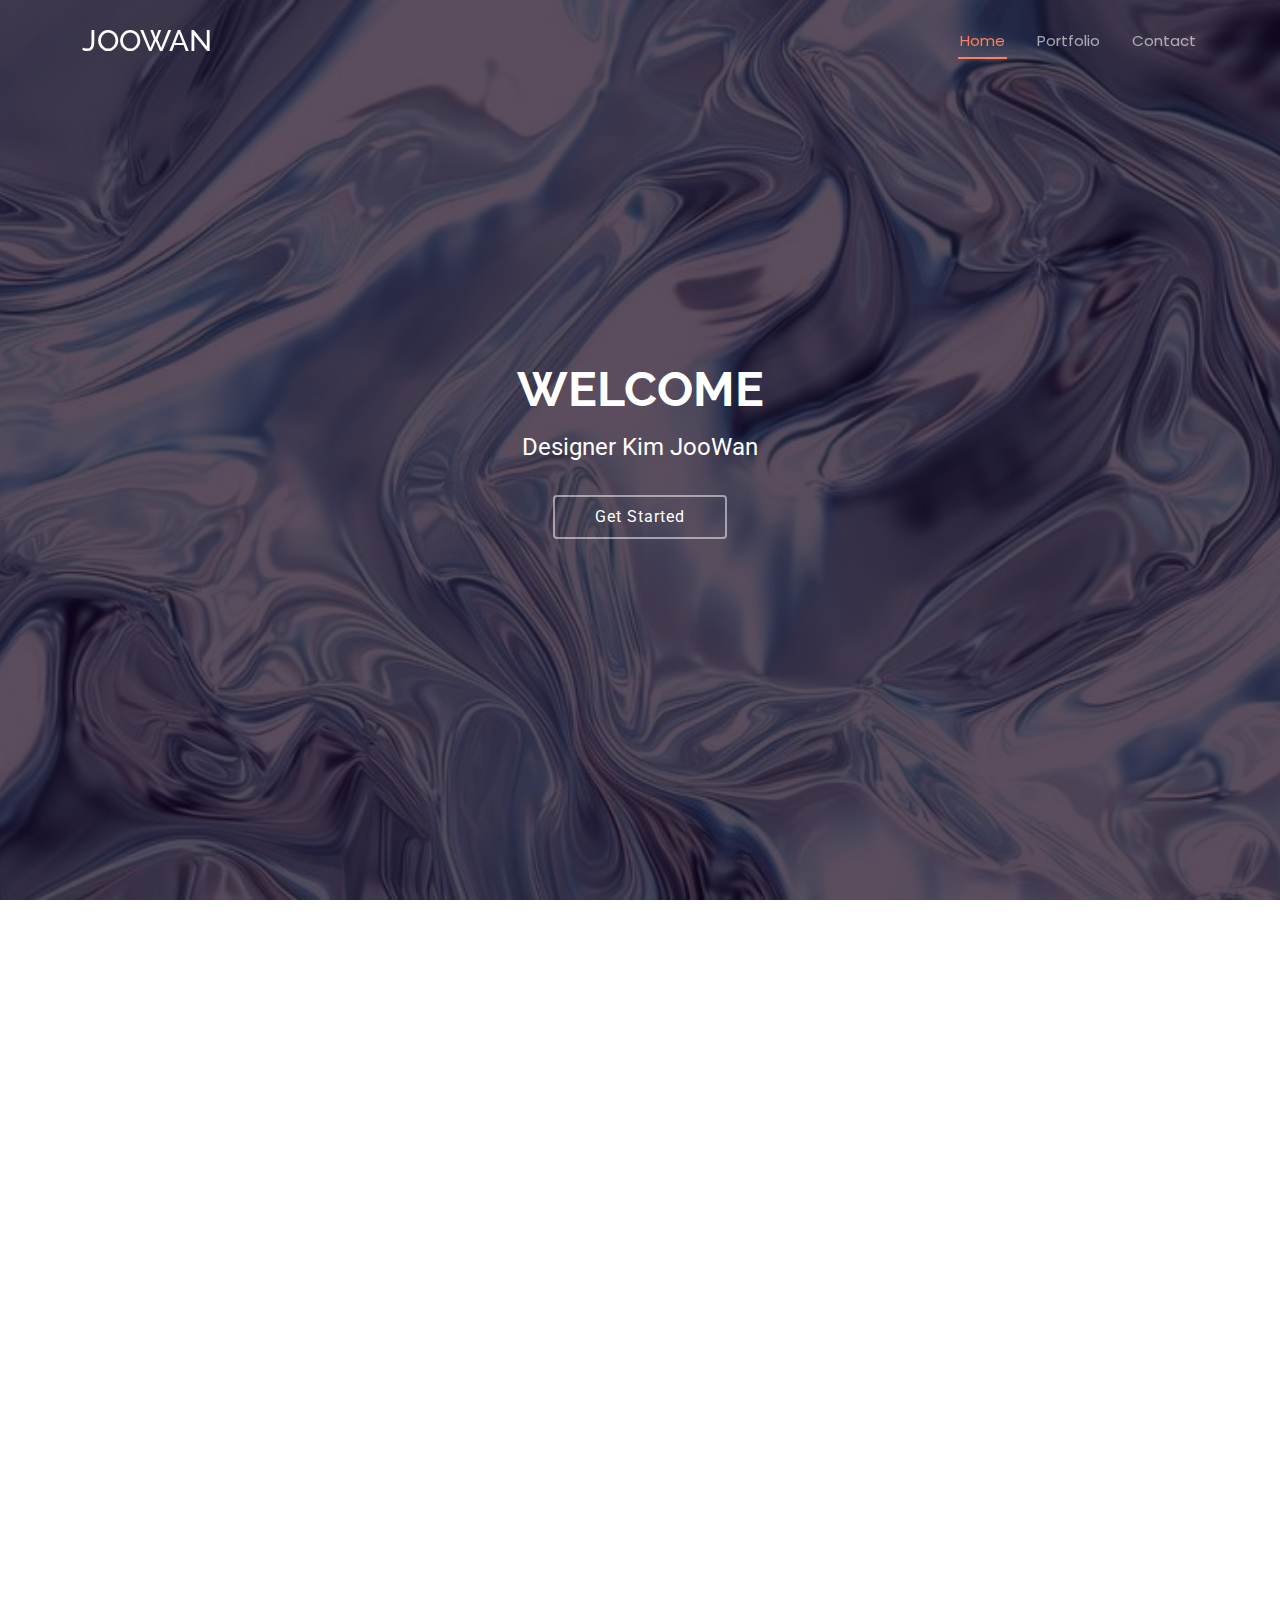
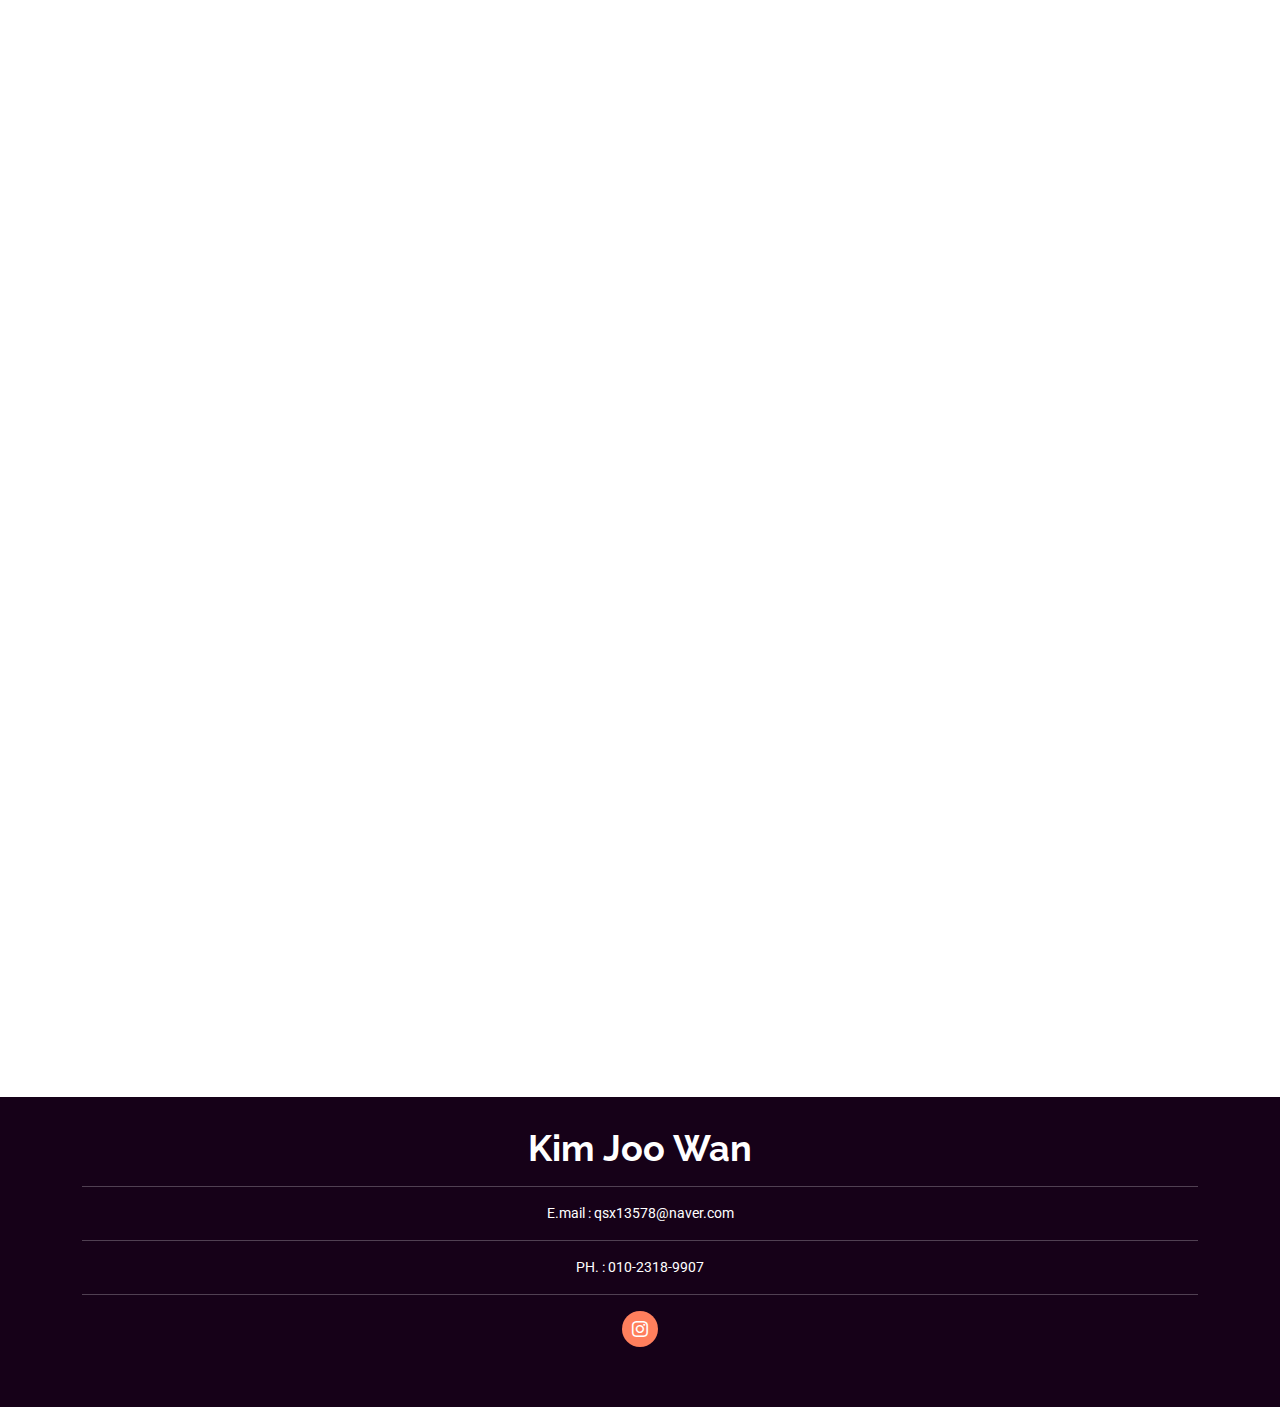
<file: index.html>
<!doctype html>
<html lang="ko">
  <head>
    <meta charset="utf-8" />
    <meta content="width=device-width, initial-scale=1.0" name="viewport" />
    <title>Kim jooWan - Portfolio</title>
    <meta name="description" content="" />
    <meta name="keywords" content="" />

    <!-- Favicons -->
    <link href="assets/img/지구.png" rel="icon" />
    <link href="assets/img/apple-touch-icon.png" rel="apple-touch-icon" />

    <!-- Fonts -->
    <link href="https://fonts.googleapis.com" rel="preconnect" />
    <link href="https://fonts.gstatic.com" rel="preconnect" crossorigin />
    <link
      href="https://fonts.googleapis.com/css2?family=Roboto:ital,wght@0,100;0,300;0,400;0,500;0,700;0,900;1,100;1,300;1,400;1,500;1,700;1,900&family=Poppins:ital,wght@0,100;0,200;0,300;0,400;0,500;0,600;0,700;0,800;0,900;1,100;1,200;1,300;1,400;1,500;1,600;1,700;1,800;1,900&family=Raleway:ital,wght@0,100;0,200;0,300;0,400;0,500;0,600;0,700;0,800;0,900;1,100;1,200;1,300;1,400;1,500;1,600;1,700;1,800;1,900&display=swap"
      rel="stylesheet"
    />

    <!-- Vendor CSS Files -->
    <link
      href="assets/vendor/bootstrap/css/bootstrap.min.css"
      rel="stylesheet"
    />
    <link
      href="assets/vendor/bootstrap-icons/bootstrap-icons.css"
      rel="stylesheet"
    />
    <link href="assets/vendor/aos/aos.css" rel="stylesheet" />
    <link href="assets/vendor/swiper/swiper-bundle.min.css" rel="stylesheet" />
    <link
      href="assets/vendor/glightbox/css/glightbox.min.css"
      rel="stylesheet"
    />

    <!-- Main CSS File -->
    <link href="assets/css/main.css" rel="stylesheet" />
  </head>

  <body class="index-page">
    <header id="header" class="header d-flex align-items-center fixed-top">
      <div
        class="container-fluid container-xl position-relative d-flex align-items-center justify-content-between"
      >
        <a href="index.html" class="logo d-flex align-items-center">
          <!-- Uncomment the line below if you also wish to use an image logo -->
          <!-- <img src="assets/img/logo.png" alt=""> -->
          <h1 class="sitename">Joowan</h1>
        </a>

        <nav id="navmenu" class="navmenu">
          <ul>
            <li><a href="#hero" class="active">Home</a></li>
            <li><a href="#portfolio">Portfolio</a></li>
            <li><a href="service-details.html">Contact</a></li>
          </ul>
          <i class="mobile-nav-toggle d-xl-none bi bi-list"></i>
        </nav>
      </div>
    </header>

    <main class="main">
      <!-- Hero Section -->
      <section id="hero" class="hero section dark-background">
        <img src="assets/img/배경.jpg" alt="" data-aos="fade-in" />

        <div
          class="container text-center"
          data-aos="fade-up"
          data-aos-delay="100"
        >
          <div class="row justify-content-center">
            <div class="col-lg-8">
              <h2>Welcome</h2>
              <p>Designer Kim JooWan</p>
              <a href="#portfolio" class="btn-get-started">Get Started</a>
            </div>
          </div>
        </div>
      </section>
      <!-- /Hero Section -->

      <!-- Portfolio Section -->
      <section id="portfolio" class="portfolio section">
        <!-- Section Title -->
        <div class="container section-title" data-aos="fade-up">
          <h2>Portfolio</h2>
        </div>
        <!-- End Section Title -->

        <div class="container">
          <div
            class="isotope-layout"
            data-default-filter="*"
            data-layout="masonry"
            data-sort="original-order"
          >
            <ul
              class="portfolio-filters isotope-filters"
              data-aos="fade-up"
              data-aos-delay="100"
            >
              <li data-filter="*" class="filter-active">All</li>
              <li data-filter=".filter-app">영상</li>
              <li data-filter=".filter-product">상세페이지</li>
              <li data-filter=".filter-branding">카드뉴스</li>
              <li data-filter=".filter-books">UI UX</li>
            </ul>
            <!-- End Portfolio Filters -->

            <div
              class="row gy-4 isotope-container"
              data-aos="fade-up"
              data-aos-delay="200"
            >
              <div
                class="col-lg-4 col-md-6 portfolio-item isotope-item filter-app"
              >
                <div class="portfolio-content h-100">
                  <img
                    src="assets/img/portfolio/뮤직컴플렉스 서울 홍보영상.jpg"
                    class="img-fluid"
                    alt=""
                  />
                  <div class="portfolio-info">
                    <h4>영상 1</h4>
                    <p>뮤직컴플렉스서울 홍보영상</p>
                    <a
                      href="assets/img/portfolio/뮤직컴플렉스 서울 홍보영상.jpg"
                      title="뮤직컴플렉스서울 홍보영상"
                      data-gallery="portfolio-gallery-app"
                      class="glightbox preview-link"
                      ><i class="bi bi-zoom-in"></i
                    ></a>
                    <a
                      href="portfolio-details.html"
                      title="More Details"
                      class="details-link"
                      ><i class="bi bi-link-45deg"></i
                    ></a>
                  </div>
                </div>
              </div>

              <!-- End Portfolio Item -->

              <div
                class="col-lg-4 col-md-6 portfolio-item isotope-item filter-product"
              >
                <div class="portfolio-content h-100">
                  <img
                    src="assets/img/portfolio/서핑보드.png"
                    class="img-fluid"
                    alt=""
                  />
                  <div class="portfolio-info">
                    <h4>상세페이지 1</h4>
                    <p>상세페이지</p>
                    <a
                      href="assets/img/portfolio/서핑보드.png"
                      title="상세페이지"
                      data-gallery="portfolio-gallery-product"
                      class="glightbox preview-link"
                      ><i class="bi bi-zoom-in"></i
                    ></a>
                    <a
                      href="portfolio-details3.html"
                      title="More Details"
                      class="details-link"
                      ><i class="bi bi-link-45deg"></i
                    ></a>
                  </div>
                </div>
              </div>
              <!-- End Portfolio Item -->

              <div
                class="col-lg-4 col-md-6 portfolio-item isotope-item filter-branding"
              >
                <div class="portfolio-content h-100">
                  <img
                    src="assets/img/portfolio/카드뉴스 1.png"
                    class="img-fluid"
                    alt=""
                  />
                  <div class="portfolio-info">
                    <h4>카드뉴스 1</h4>
                    <p>카드뉴스</p>
                    <a
                      href="assets/img/portfolio/카드뉴스 1.png"
                      title="카드뉴스"
                      data-gallery="portfolio-gallery-branding"
                      class="glightbox preview-link"
                      ><i class="bi bi-zoom-in"></i
                    ></a>
                    <a
                      href="portfolio-details4.html"
                      title="More Details"
                      class="details-link"
                      ><i class="bi bi-link-45deg"></i
                    ></a>
                  </div>
                </div>
              </div>
              <!-- End Portfolio Item -->

              <div
                class="col-lg-4 col-md-6 portfolio-item isotope-item filter-books"
              >
                <div class="portfolio-content h-100">
                  <img
                    src="assets/img/portfolio/첫번째.png"
                    class="img-fluid"
                    alt=""
                  />
                  <div class="portfolio-info">
                    <h4>ui ux 1</h4>
                    <p>웹디자인</p>
                    <a
                      href="assets/img/portfolio/첫번째.png"
                      title="웹 디자인"
                      data-gallery="portfolio-gallery-book"
                      class="glightbox preview-link"
                      ><i class="bi bi-zoom-in"></i
                    ></a>
                    <a
                      href="portfolio-details5.html"
                      title="More Details"
                      class="details-link"
                      ><i class="bi bi-link-45deg"></i
                    ></a>
                  </div>
                </div>
              </div>
              <!-- End Portfolio Item -->

              <div
                class="col-lg-4 col-md-6 portfolio-item isotope-item filter-app"
              >
                <div class="portfolio-content h-100">
                  <img
                    src="assets/img/portfolio/단편영화.jpg"
                    class="img-fluid"
                    alt=""
                  />
                  <div class="portfolio-info">
                    <h4>영상 2</h4>
                    <p>단편영화</p>
                    <a
                      href="assets/img/portfolio/단편영화.jpg"
                      title="단편영화"
                      data-gallery="portfolio-gallery-app"
                      class="glightbox preview-link"
                      ><i class="bi bi-zoom-in"></i
                    ></a>
                    <a
                      href="portfolio-details1.html"
                      title="More Details"
                      class="details-link"
                      ><i class="bi bi-link-45deg"></i
                    ></a>
                  </div>
                </div>
              </div>
              <!-- End Portfolio Item -->

              <!-- End Portfolio Item -->

              <!-- End Portfolio Item -->

              <div
                class="col-lg-4 col-md-6 portfolio-item isotope-item filter-books"
              >
                <div class="portfolio-content h-100">
                  <img
                    src="assets/img/portfolio/나이키.png"
                    class="img-fluid"
                    alt=""
                  />
                  <div class="portfolio-info">
                    <h4>ui ux 2</h4>
                    <p>모바일 디자인</p>
                    <a
                      href="assets/img/portfolio/나이키.png"
                      title="모바일 디자인"
                      data-gallery="portfolio-gallery-book"
                      class="glightbox preview-link"
                      ><i class="bi bi-zoom-in"></i
                    ></a>
                    <a
                      href="portfolio-details6.html"
                      title="More Details"
                      class="details-link"
                      ><i class="bi bi-link-45deg"></i
                    ></a>
                  </div>
                </div>
              </div>
              <!-- End Portfolio Item -->

              <div
                class="col-lg-4 col-md-6 portfolio-item isotope-item filter-app"
              >
                <div class="portfolio-content h-100">
                  <img
                    src="assets/img/portfolio/데드풀.jpg"
                    class="img-fluid"
                    alt=""
                  />
                  <div class="portfolio-info">
                    <h4>영상 3</h4>
                    <p>슬라이드쇼</p>
                    <a
                      href="assets/img/portfolio/데드풀.jpg"
                      title="슬라이드쇼"
                      data-gallery="portfolio-gallery-app"
                      class="glightbox preview-link"
                      ><i class="bi bi-zoom-in"></i
                    ></a>
                    <a
                      href="portfolio-details2.html"
                      title="More Details"
                      class="details-link"
                      ><i class="bi bi-link-45deg"></i
                    ></a>
                  </div>
                </div>
              </div>

              <div
                class="col-lg-4 col-md-6 portfolio-item isotope-item filter-app"
              >
                <div class="portfolio-content h-100">
                  <img
                    src="assets/img/portfolio/스즈메 메인.jpg"
                    class="img-fluid"
                    alt=""
                  />
                  <div class="portfolio-info">
                    <h4>영상 4</h4>
                    <p>영화 예고편</p>
                    <a
                      href="assets/img/portfolio/스즈메 메인.jpg"
                      title="영화 예고편"
                      data-gallery="portfolio-gallery-app"
                      class="glightbox preview-link"
                      ><i class="bi bi-zoom-in"></i
                    ></a>
                    <a
                      href="portfolio-details7.html"
                      title="More Details"
                      class="details-link"
                      ><i class="bi bi-link-45deg"></i
                    ></a>
                  </div>
                </div>
              </div>

              <div
                class="row gy-4 isotope-container"
                data-aos="fade-up"
                data-aos-delay="200"
              >
                <div
                  class="col-lg-4 col-md-6 portfolio-item isotope-item filter-app"
                >
                  <div class="portfolio-content h-100">
                    <img
                      src="assets/img/portfolio/자기소개.jpg"
                      class="img-fluid"
                      alt=""
                    />
                    <div class="portfolio-info">
                      <h4>영상 5</h4>
                      <p>타이포그래피 자기소개 영상</p>
                      <a
                        href="assets/img/portfolio/자기소개.jpg"
                        title="타이포그래피 자기소개 영상"
                        data-gallery="portfolio-gallery-app"
                        class="glightbox preview-link"
                        ><i class="bi bi-zoom-in"></i
                      ></a>
                      <a
                        href="portfolio-details8.html"
                        title="More Details"
                        class="details-link"
                        ><i class="bi bi-link-45deg"></i
                      ></a>
                    </div>
                  </div>
                </div>
              <!-- End Portfolio Item -->

              <!-- End Portfolio Item -->

              <!-- End Portfolio Item -->

              <!-- End Portfolio Item -->
            </div>
            <!-- End Portfolio Container -->
          </div>
        </div>
      </section>
      <!-- /Portfolio Section -->



<div class="container" data-aos="fade-up" data-aos-delay="100">
  <div
    class="container text-center"
    data-aos="fade-up"
    data-aos-delay="100"
  >
    <div class="row justify-content-center">
      <div class="col-lg-8">
        <a href="service-details.html" class="btn-contact">Contact</a>
      </div>
      
    </div>
  </div>
  <div class="row mt-4 justify-content-center">
    <div class="col-lg-4 col-sm-12"  data-aos="zoom-in" data-aos-delay="200">
      <a href="service-details.html" class="stretched-link"></a>
        <div class="row justify-content-center">
         
        </div>
     
      <br>
        <div class="box bg-1">
          <div>
            
            <img
              src="assets/img/증명사진.jpg"
              class="img-fluid"
            />
          </div>
    </div>
      <br>
      
    </div>
</div>
  
      
     
      <!-- Featured Services Section -->
       <!--<section id="featured-services" class="featured-services section">
        <div class="container" data-aos="fade-up" data-aos-delay="100">
          <div class="row gy-4">
            <div class="col-lg-12" data-aos="zoom-in" data-aos-delay="200">
              <div class="service-item position-relative">
                <div class="img">
                  <img
                    src="assets/img/증명사진.jpg"
                    class="img-fluid"
                    class="rounded d-block"
                  />
                </div>
                <div class="details">
                  <a href="service-details.html" class="stretched-link">
                    <h3>Contact</h3>
                  </a>
                </div>
              </div>
            </div>
          </div>
        </div>
      </section>

      -->
      <!-- /Featured Services Section -->
    </main>

    <footer id="footer" class="footer dark-background">
      <div class="container">
        <h3 class="sitename">Kim Joo Wan</h3>
        <hr />
        E.mail : qsx13578@naver.com
        <hr />
        PH. : 010-2318-9907
        <hr />

        <div class="social-links d-flex justify-content-center">
          <a href="https://www.instagram.com/oh__wxn/" target="_blank"
            ><i class="bi bi-instagram"></i
          ></a>
        </div>
      </div>
    </footer>

    <!-- Scroll Top -->
    <a
      href="#"
      id="scroll-top"
      class="scroll-top d-flex align-items-center justify-content-center"
      ><i class="bi bi-arrow-up-short"></i
    ></a>

    <!-- Preloader -->
    <div id="preloader"></div>

    <!-- Vendor JS Files -->
    <script src="assets/vendor/bootstrap/js/bootstrap.bundle.min.js"></script>
    <script src="assets/vendor/php-email-form/validate.js"></script>
    <script src="assets/vendor/aos/aos.js"></script>
    <script src="assets/vendor/purecounter/purecounter_vanilla.js"></script>
    <script src="assets/vendor/swiper/swiper-bundle.min.js"></script>
    <script src="assets/vendor/glightbox/js/glightbox.min.js"></script>
    <script src="assets/vendor/imagesloaded/imagesloaded.pkgd.min.js"></script>
    <script src="assets/vendor/isotope-layout/isotope.pkgd.min.js"></script>

    <!-- Main JS File -->
    <script src="assets/js/main.js"></script>
  </body>
</html>
</file>
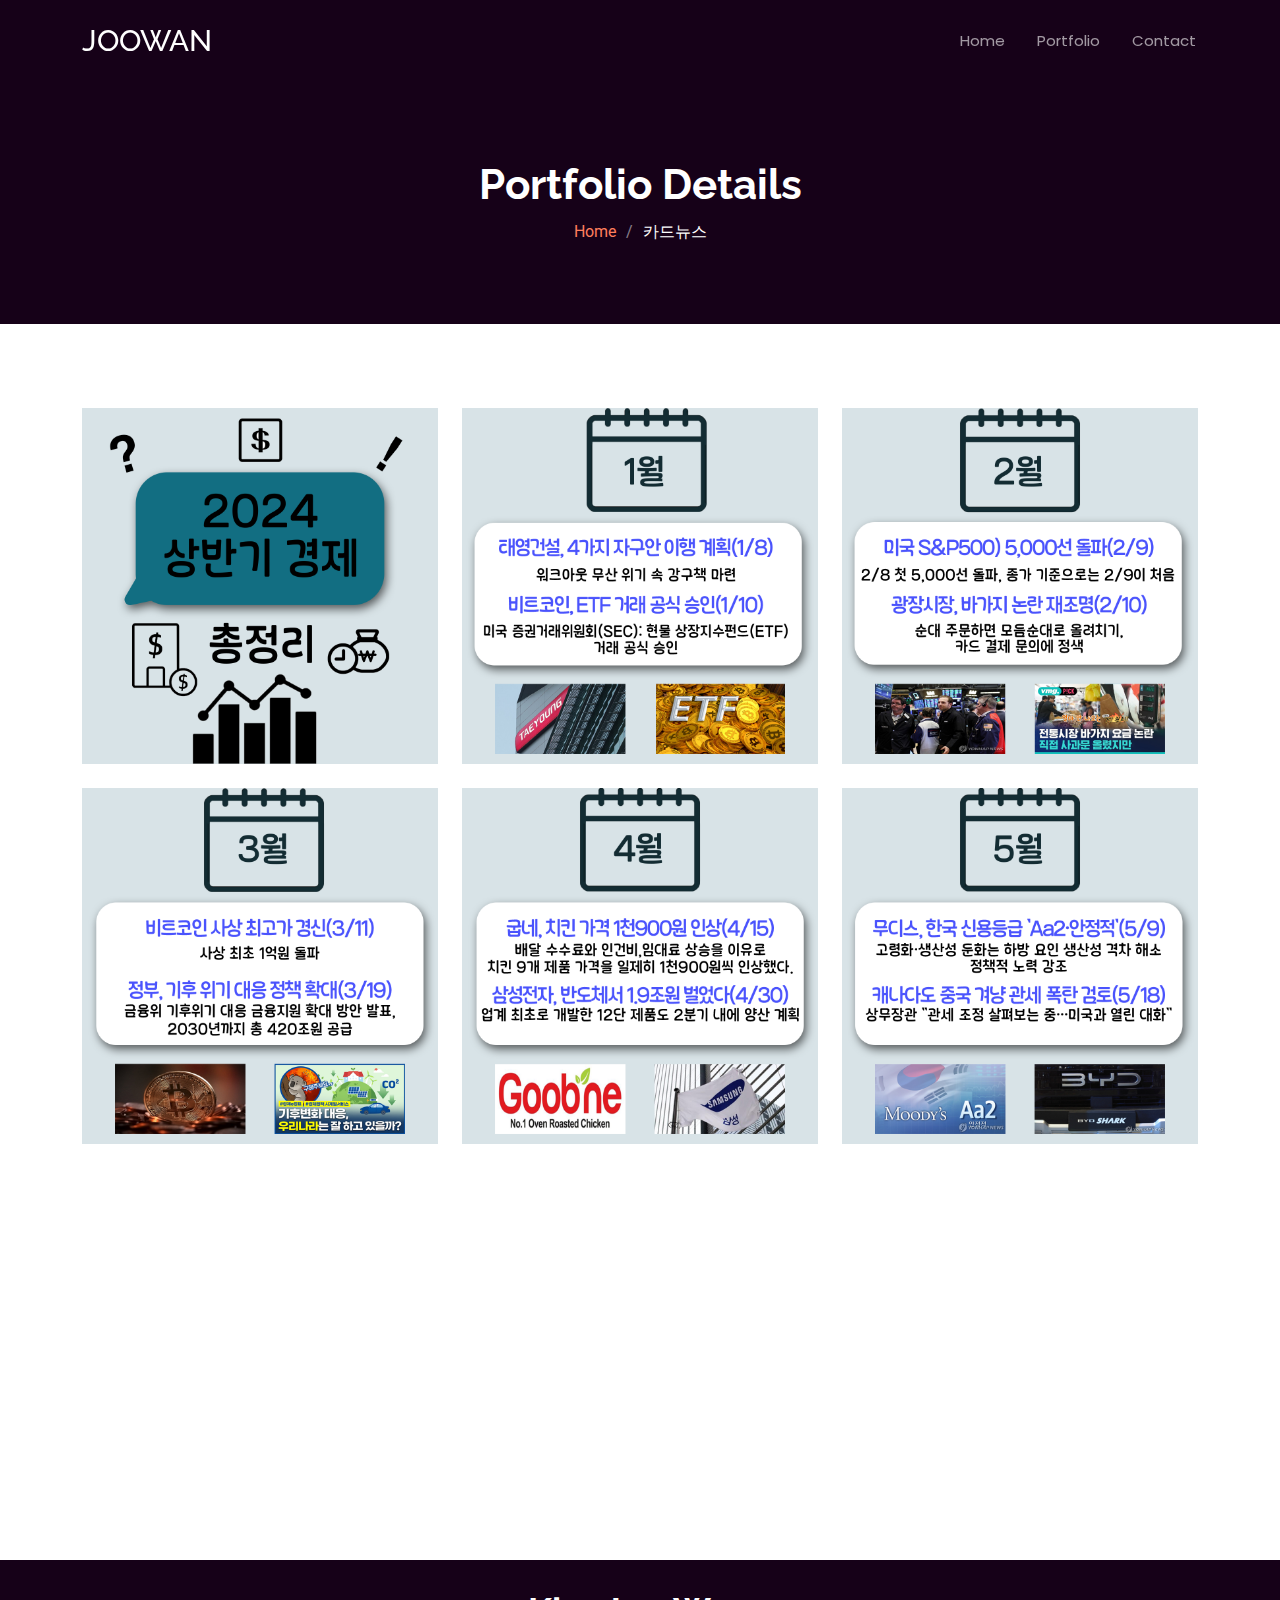
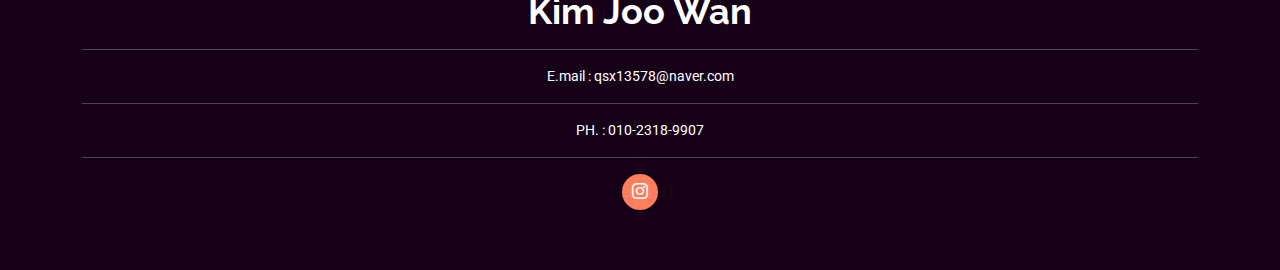
<file: portfolio-details4.html>
<!doctype html>
<html lang="ko">
  <head>
    <meta charset="utf-8" />
    <meta content="width=device-width, initial-scale=1.0" name="viewport" />
    <title>Portfolio Details</title>
    <meta name="description" content="" />
    <meta name="keywords" content="" />

    <!-- Favicons -->
    <link href="assets/img/지구.png" rel="icon" />
    <link href="assets/img/apple-touch-icon.png" rel="apple-touch-icon" />

    <!-- Fonts -->
    <link href="https://fonts.googleapis.com" rel="preconnect" />
    <link href="https://fonts.gstatic.com" rel="preconnect" crossorigin />
    <link
      href="https://fonts.googleapis.com/css2?family=Roboto:ital,wght@0,100;0,300;0,400;0,500;0,700;0,900;1,100;1,300;1,400;1,500;1,700;1,900&family=Poppins:ital,wght@0,100;0,200;0,300;0,400;0,500;0,600;0,700;0,800;0,900;1,100;1,200;1,300;1,400;1,500;1,600;1,700;1,800;1,900&family=Raleway:ital,wght@0,100;0,200;0,300;0,400;0,500;0,600;0,700;0,800;0,900;1,100;1,200;1,300;1,400;1,500;1,600;1,700;1,800;1,900&display=swap"
      rel="stylesheet"
    />

    <!-- Vendor CSS Files -->
    <link
      href="assets/vendor/bootstrap/css/bootstrap.min.css"
      rel="stylesheet"
    />
    <link
      href="assets/vendor/bootstrap-icons/bootstrap-icons.css"
      rel="stylesheet"
    />
    <link href="assets/vendor/aos/aos.css" rel="stylesheet" />
    <link href="assets/vendor/swiper/swiper-bundle.min.css" rel="stylesheet" />
    <link
      href="assets/vendor/glightbox/css/glightbox.min.css"
      rel="stylesheet"
    />

    <!-- Main CSS File -->
    <link href="assets/css/main.css" rel="stylesheet" />

  </head>

  <body class="portfolio-details-page">
    <header id="header" class="header d-flex align-items-center fixed-top">
      <div
        class="container-fluid container-xl position-relative d-flex align-items-center justify-content-between"
      >
        <a href="index.html" class="logo d-flex align-items-center">
          <!-- Uncomment the line below if you also wish to use an image logo -->
          <!-- <img src="assets/img/logo.png" alt=""> -->
          <h1 class="sitename">JooWan</h1>
        </a>

        <nav id="navmenu" class="navmenu">
          <ul>
            <li><a href="index.html">Home</a></li>
            <li><a href="index.html#portfolio">Portfolio</a></li>
            <li><a href="service-details.html">Contact</a></li>
          </ul>
          <i class="mobile-nav-toggle d-xl-none bi bi-list"></i>
        </nav>
      </div>
    </header>

    <main class="main">
      <!-- Page Title -->
      <div class="page-title dark-background">
        <div class="container position-relative">
          <h1>Portfolio Details</h1>
          <nav class="breadcrumbs">
            <ol>
              <li><a href="index.html">Home</a></li>
              <li class="current">카드뉴스</li>
            </ol>
          </nav>
        </div>
      </div>
      <!-- End Page Title -->

      <!-- Portfolio Details Section -->
      <section id="portfolio-details" class="portfolio-details section">
        <div class="container" data-aos="fade-up">
          <div class="portfolio-details-slider swiper init-swiper">
            <script type="application/json" class="swiper-config">
              {
                "loop": true,
                "speed": 600,
                "autoplay": {
                  "delay": 5000
                },
                "slidesPerView": "auto",
                "navigation": {
                  "nextEl": ".swiper-button-next",
                  "prevEl": ".swiper-button-prev"
                },
                "pagination": {
                  "el": ".swiper-pagination",
                  "type": "bullets",
                  "clickable": true
                }
              }
            </script>
            <div class="row align-items-center">
              
              <div class="col-lg-4  mt-4 col-md-6 col-sm-12">
                <img src="assets/img/portfolio/카드뉴스 1.png" alt=""
                   >
              </div>
              <div class="col-lg-4  mt-4 col-md-6 col-sm-12">
                <img src="assets/img/portfolio/카드뉴스 2.png" alt=""
                   >
              </div>
              <div class="col-lg-4  mt-4 col-md-6 col-sm-12">
                <img src="assets/img/portfolio/카드뉴스 3.png" alt=""
                   >
              </div>
              
              
       
            <div class="col-lg-4 mt-4 col-md-6 col-sm-12">
              <img src="assets/img/portfolio/카드뉴스 4.png" alt=""
                 >
            </div>
            <div class="col-lg-4 mt-4 col-md-6 col-sm-12">
              <img src="assets/img/portfolio/카드뉴스 5.png" alt=""
                 >
            </div>
              <div class="col-lg-4 mt-4 col-md-6 col-sm-12">
                <img src="assets/img/portfolio/카드뉴스 6.png" alt=""
                   >
              </div>
               </div>

          <div class="row justify-content-between gy-4 mt-4">
            <div class="col-lg-8" data-aos="fade-up">
              <div class="portfolio-description">
                <h2>카드뉴스</h2>
                <p>
                  사람들의 흥미를 끌 수 있는 경제를 주제로 선정하여, 시각적으로 매력적이고 이해하기 쉽게 제작하였습니다. 
                  시각적 일관성을 유지하기 위해 스카이 계열의 동일한 배색을 활용하여 색상 조화를 맞추었습니다.
                  <br><br>

                  핵심적인 내용은 강한 색상을 사용하여 가독성을 높이고 이를 통해 독자들이 주요 메시지를 쉽게 파악할 수 있도록 했습니다.
                  독자들의 이해를 돕기 위해 관련 이미지를 적절하게 삽입하여, 텍스트와 이미지가 조화를 이루도록 구성했습니다. 
                  <br><br>
                  카드뉴스의 전반적인 디자인과 편집 작업은 Adobe Photoshop을 활용하여 이루어졌습니다. 
                  Photoshop을 사용해 각 슬라이드의 레이아웃을 정교하게 조정하고, 색상, 텍스트, 이미지의 배치를 최적화하여 제작했습니다.
                </p>
              </div>
            </div>

            <div class="col-lg-3" data-aos="fade-up" data-aos-delay="100">
              <div class="portfolio-info">
                <h3>Project information</h3>
                <ul>
                  <li><strong>제작기간</strong>2일</li>
                  <li><strong>제작</strong>개인</li>
                  <li><strong>편집툴</strong> Adobe PhotoShop</li>
                </ul>
              </div>
            </div>
          </div>
        </div>
      </section>
      <!-- /Portfolio Details Section -->
    </main>

    <footer id="footer" class="footer dark-background">
      <div class="container">
        <h3 class="sitename">Kim Joo Wan</h3>
        <hr>
         E.mail : qsx13578@naver.com<hr>PH. : 010-2318-9907 <hr> 

        <div class="social-links d-flex justify-content-center">

          <a href="https://www.instagram.com/oh__wxn/" target="_blank"><i class="bi bi-instagram"></i></a>

        </div>

      </div>
    </footer>

    <!-- Scroll Top -->
    <a
      href="#"
      id="scroll-top"
      class="scroll-top d-flex align-items-center justify-content-center"
      ><i class="bi bi-arrow-up-short"></i
    ></a>

    <!-- Preloader -->
    <div id="preloader"></div>

    <!-- Vendor JS Files -->
    <script src="assets/vendor/bootstrap/js/bootstrap.bundle.min.js"></script>
    <script src="assets/vendor/php-email-form/validate.js"></script>
    <script src="assets/vendor/aos/aos.js"></script>
    <script src="assets/vendor/purecounter/purecounter_vanilla.js"></script>
    <script src="assets/vendor/swiper/swiper-bundle.min.js"></script>
    <script src="assets/vendor/glightbox/js/glightbox.min.js"></script>
    <script src="assets/vendor/imagesloaded/imagesloaded.pkgd.min.js"></script>
    <script src="assets/vendor/isotope-layout/isotope.pkgd.min.js"></script>

    <!-- Main JS File -->
    <script src="assets/js/main.js"></script>
  </body>
</html>
</file>
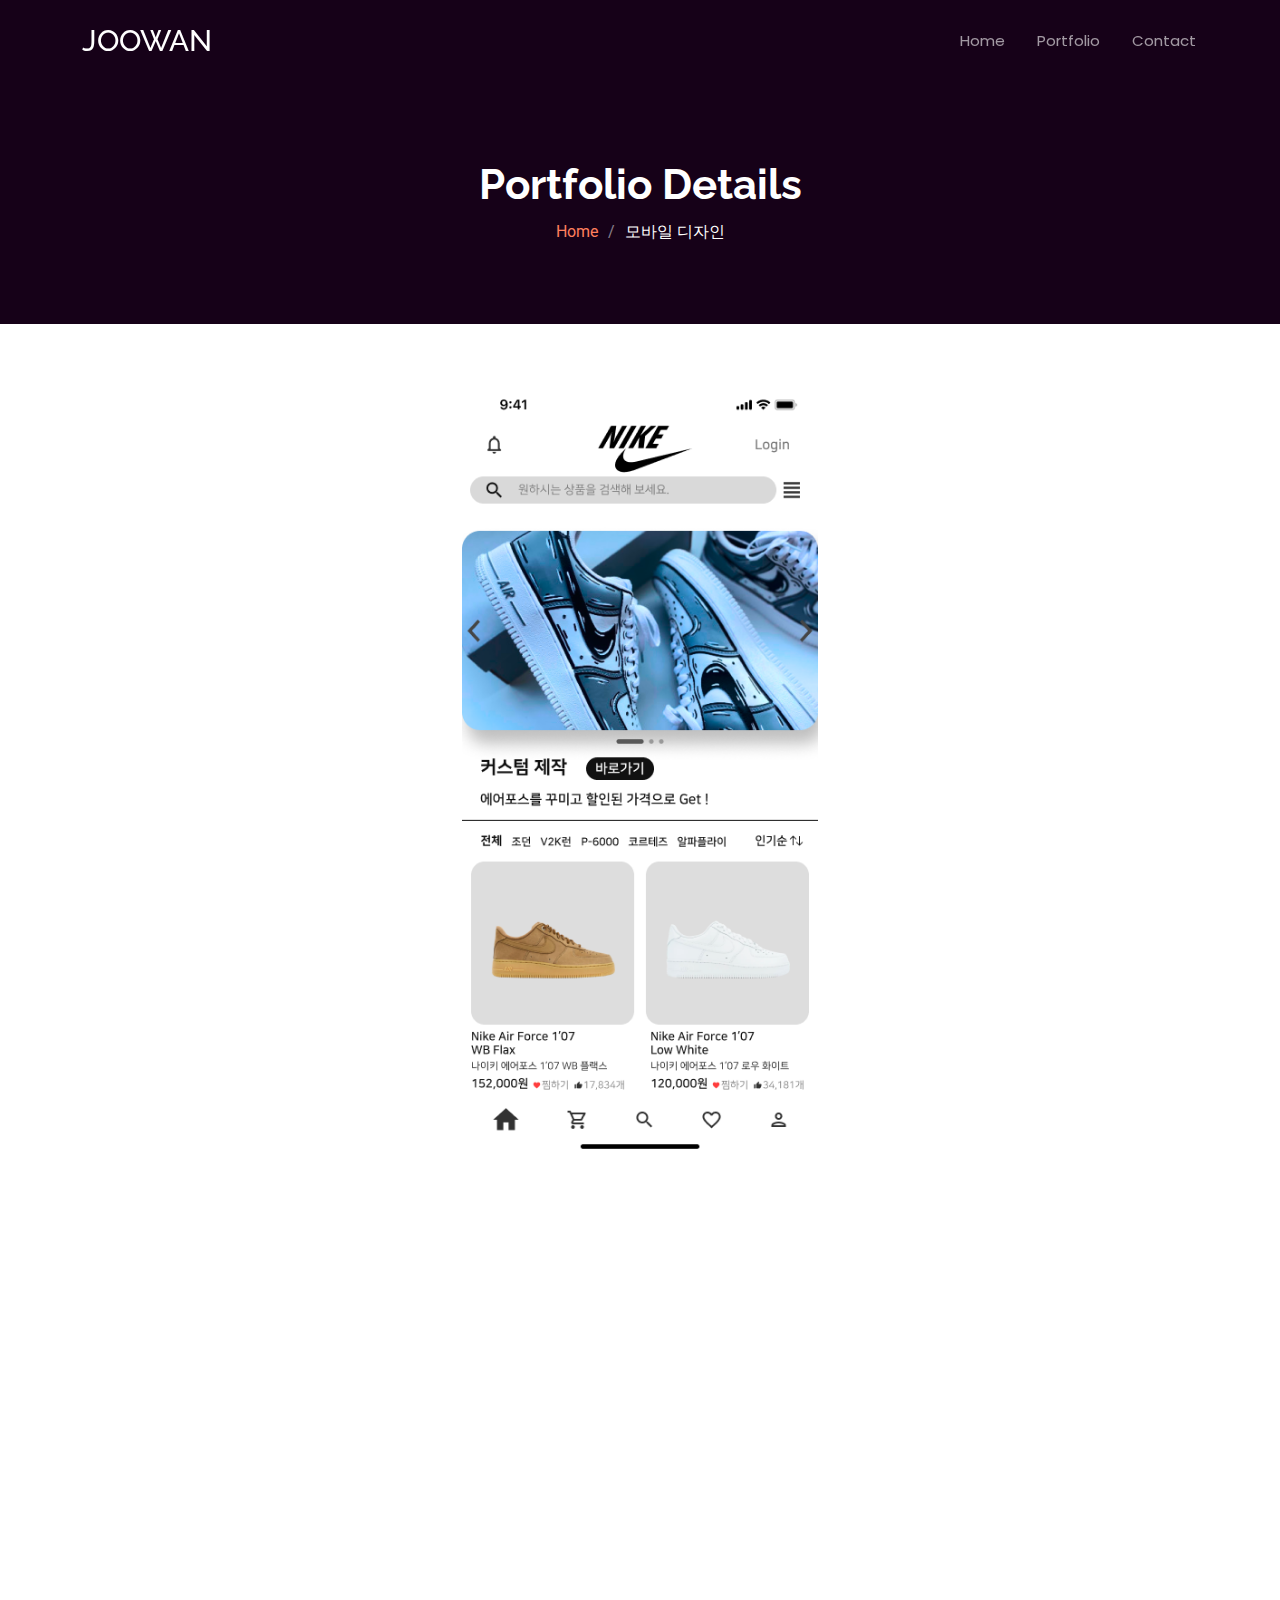
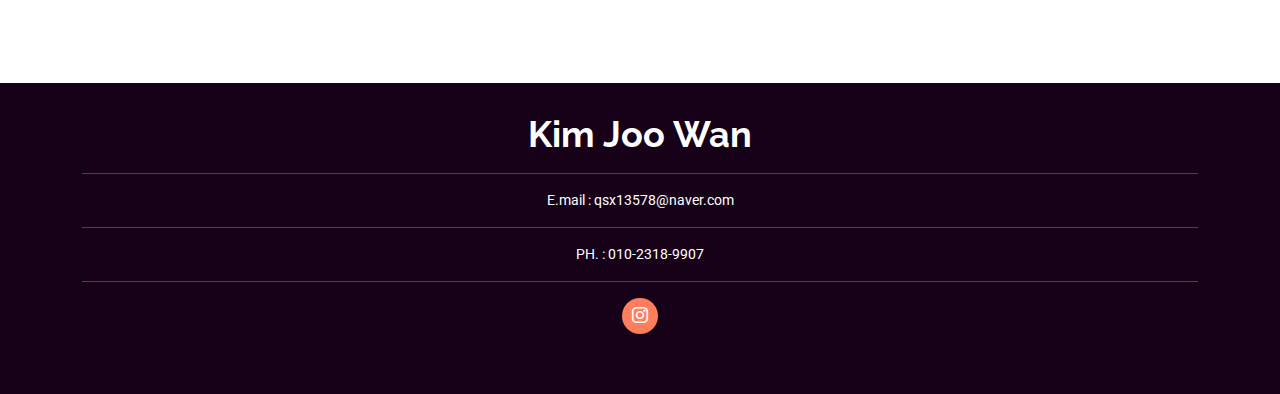
<file: portfolio-details6.html>
<!doctype html>
<html lang="ko">
  <head>
    <meta charset="utf-8" />
    <meta content="width=device-width, initial-scale=1.0" name="viewport" />
    <title>Portfolio Details</title>
    <meta name="description" content="" />
    <meta name="keywords" content="" />

    <!-- Favicons -->
    <link href="assets/img/지구.png" rel="icon" />
    <link href="assets/img/apple-touch-icon.png" rel="apple-touch-icon" />

    <!-- Fonts -->
    <link href="https://fonts.googleapis.com" rel="preconnect" />
    <link href="https://fonts.gstatic.com" rel="preconnect" crossorigin />
    <link
      href="https://fonts.googleapis.com/css2?family=Roboto:ital,wght@0,100;0,300;0,400;0,500;0,700;0,900;1,100;1,300;1,400;1,500;1,700;1,900&family=Poppins:ital,wght@0,100;0,200;0,300;0,400;0,500;0,600;0,700;0,800;0,900;1,100;1,200;1,300;1,400;1,500;1,600;1,700;1,800;1,900&family=Raleway:ital,wght@0,100;0,200;0,300;0,400;0,500;0,600;0,700;0,800;0,900;1,100;1,200;1,300;1,400;1,500;1,600;1,700;1,800;1,900&display=swap"
      rel="stylesheet"
    />

    <!-- Vendor CSS Files -->
    <link
      href="assets/vendor/bootstrap/css/bootstrap.min.css"
      rel="stylesheet"
    />
    <link
      href="assets/vendor/bootstrap-icons/bootstrap-icons.css"
      rel="stylesheet"
    />
    <link href="assets/vendor/aos/aos.css" rel="stylesheet" />
    <link href="assets/vendor/swiper/swiper-bundle.min.css" rel="stylesheet" />
    <link
      href="assets/vendor/glightbox/css/glightbox.min.css"
      rel="stylesheet"
    />

    <!-- Main CSS File -->
    <link href="assets/css/main.css" rel="stylesheet" />
  </head>

  <body class="portfolio-details-page">
    <header id="header" class="header d-flex align-items-center fixed-top">
      <div
        class="container-fluid container-xl position-relative d-flex align-items-center justify-content-between"
      >
        <a href="index.html" class="logo d-flex align-items-center">
          <!-- Uncomment the line below if you also wish to use an image logo -->
          <!-- <img src="assets/img/logo.png" alt=""> -->
          <h1 class="sitename">JooWan</h1>
        </a>

        <nav id="navmenu" class="navmenu">
          <ul>
            <li><a href="index.html">Home</a></li>
            <li><a href="index.html#portfolio">Portfolio</a></li>
            <li><a href="service-details.html">Contact</a></li>
          </ul>
          <i class="mobile-nav-toggle d-xl-none bi bi-list"></i>
        </nav>
      </div>
    </header>

    <main class="main">
      <!-- Page Title -->
      <div class="page-title dark-background">
        <div class="container position-relative">
          <h1>Portfolio Details</h1>
          <nav class="breadcrumbs">
            <ol>
              <li><a href="index.html">Home</a></li>
              <li class="current">모바일 디자인</li>
            </ol>
          </nav>
        </div>
      </div>
      <!-- End Page Title -->

      <!-- Portfolio Details Section -->
      <section id="portfolio-details" class="portfolio-details section">
        <div class="container" data-aos="fade-up">
          <div class="portfolio-details-slider swiper init-swiper">
            <script type="application/json" class="swiper-config">
              {
                "loop": true,
                "speed": 600,
                "autoplay": {
                  "delay": 5000
                },
                "slidesPerView": "auto",
                "navigation": {
                  "nextEl": ".swiper-button-next",
                  "prevEl": ".swiper-button-prev"
                },
                "pagination": {
                  "el": ".swiper-pagination",
                  "type": "bullets",
                  "clickable": true
                }
              }
            </script>
            <div class="row align-items-center justify-content-center">
              <div class="col-lg-4 col-md-6 col-sm-12">
                <a
                  href="https://www.figma.com/proto/YVx0g6fiHWAo8o5k7Ij0bb/Untitled?node-id=4-318&node-type=CANVAS&t=YhD7IJ4fMDw8pkr1-0&scaling=min-zoom&content-scaling=fixed&page-id=0%3A1&starting-point-node-id=4%3A318"
                  target="_blank"
                  ><img src="assets/img/portfolio/메인페이지.png" alt=""
                /></a>
              </div>
            </div>
          </div>
        </div>

        <div class="container" data-aos="fade-up">
          <div class="row justify-content-between gy-4 mt-4">
            <div class="col-lg-8" data-aos="fade-up">
              <div class="portfolio-description">
                <h2>모바일디자인</h2>
                <p>
                  나이키 신발을 주제로 한 모바일 애플리케이션 디자인을
                  제작했습니다. 전체적인 화면은 사용자에게 시각적으로 편안함을
                  제공하기 위해 화이트 톤의 색상으로 구성했습니다. 이를 통해
                  깔끔하고 세련된 느낌을 주면서도 나이키의 브랜드 아이덴티티를
                  살릴 수 있도록 디자인했습니다.
                  <br /><br />
                  이벤트 및 공지사항과 같은 중요한 정보들은 사용자에게 쉽게
                  접근할 수 있도록 이미지와 레이아웃을 크게 배치하였고 이렇게
                  함으로써 사용자는 애플리케이션을 열었을 때 한눈에 중요한
                  내용을 확인할 수 있으며, 관심을 끌 만한 이벤트에 즉시 참여할
                  수 있습니다.
                  <br /><br />
                  검색 기능과 오른쪽 상단 메뉴바도 추가하여 사용자 경험(UX)의
                  퀄리티를 높였습니다. 검색창은 사용자가 원하는 신발을 쉽게 찾을
                  수 있도록 직관적인 위치에 배치했으며, 메뉴바를 통해 주요
                  기능에 빠르게 접근할 수 있게 설계했습니다. 사용자가 불필요한
                  클릭 없이 필요한 정보를 쉽게 얻을 수 있도록 텍스트 크기와
                  배치에도 신경을 써서, 최소한의 중요한 정보들은 클릭하지 않고
                  자연스럽게 보일 수 있도록 조절했습니다.
                </p>

                <p>
                  <a
                    href="https://www.figma.com/proto/YVx0g6fiHWAo8o5k7Ij0bb/Untitled?node-id=4-318&node-type=CANVAS&t=Rq4HoOSEcDlilf8o-1&scaling=min-zoom&content-scaling=fixed&page-id=0%3A1&starting-point-node-id=4%3A318"
                    target="_blank"
                  >
                    프로토타입 보러가기</a
                  >
                </p>
              </div>
            </div>

            <div class="col-lg-3" data-aos="fade-up" data-aos-delay="100">
              <div class="portfolio-info">
                <h3>Project information</h3>
                <ul>
                  <li><strong>제작기간</strong>3일</li>
                  <li><strong>제작</strong>개인</li>
                  <li><strong>편집툴</strong> Figma</li>
                </ul>
              </div>
            </div>
          </div>
        </div>
      </section>
      <!-- /Portfolio Details Section -->
    </main>

    <footer id="footer" class="footer dark-background">
      <div class="container">
        <h3 class="sitename">Kim Joo Wan</h3>
        <hr />
        E.mail : qsx13578@naver.com
        <hr />
        PH. : 010-2318-9907
        <hr />

        <div class="social-links d-flex justify-content-center">
          <a href="https://www.instagram.com/oh__wxn/" target="_blank"
            ><i class="bi bi-instagram"></i
          ></a>
        </div>
      </div>
    </footer>

    <!-- Scroll Top -->
    <a
      href="#"
      id="scroll-top"
      class="scroll-top d-flex align-items-center justify-content-center"
      ><i class="bi bi-arrow-up-short"></i
    ></a>

    <!-- Preloader -->
    <div id="preloader"></div>

    <!-- Vendor JS Files -->
    <script src="assets/vendor/bootstrap/js/bootstrap.bundle.min.js"></script>
    <script src="assets/vendor/php-email-form/validate.js"></script>
    <script src="assets/vendor/aos/aos.js"></script>
    <script src="assets/vendor/purecounter/purecounter_vanilla.js"></script>
    <script src="assets/vendor/swiper/swiper-bundle.min.js"></script>
    <script src="assets/vendor/glightbox/js/glightbox.min.js"></script>
    <script src="assets/vendor/imagesloaded/imagesloaded.pkgd.min.js"></script>
    <script src="assets/vendor/isotope-layout/isotope.pkgd.min.js"></script>

    <!-- Main JS File -->
    <script src="assets/js/main.js"></script>
  </body>
</html>
</file>
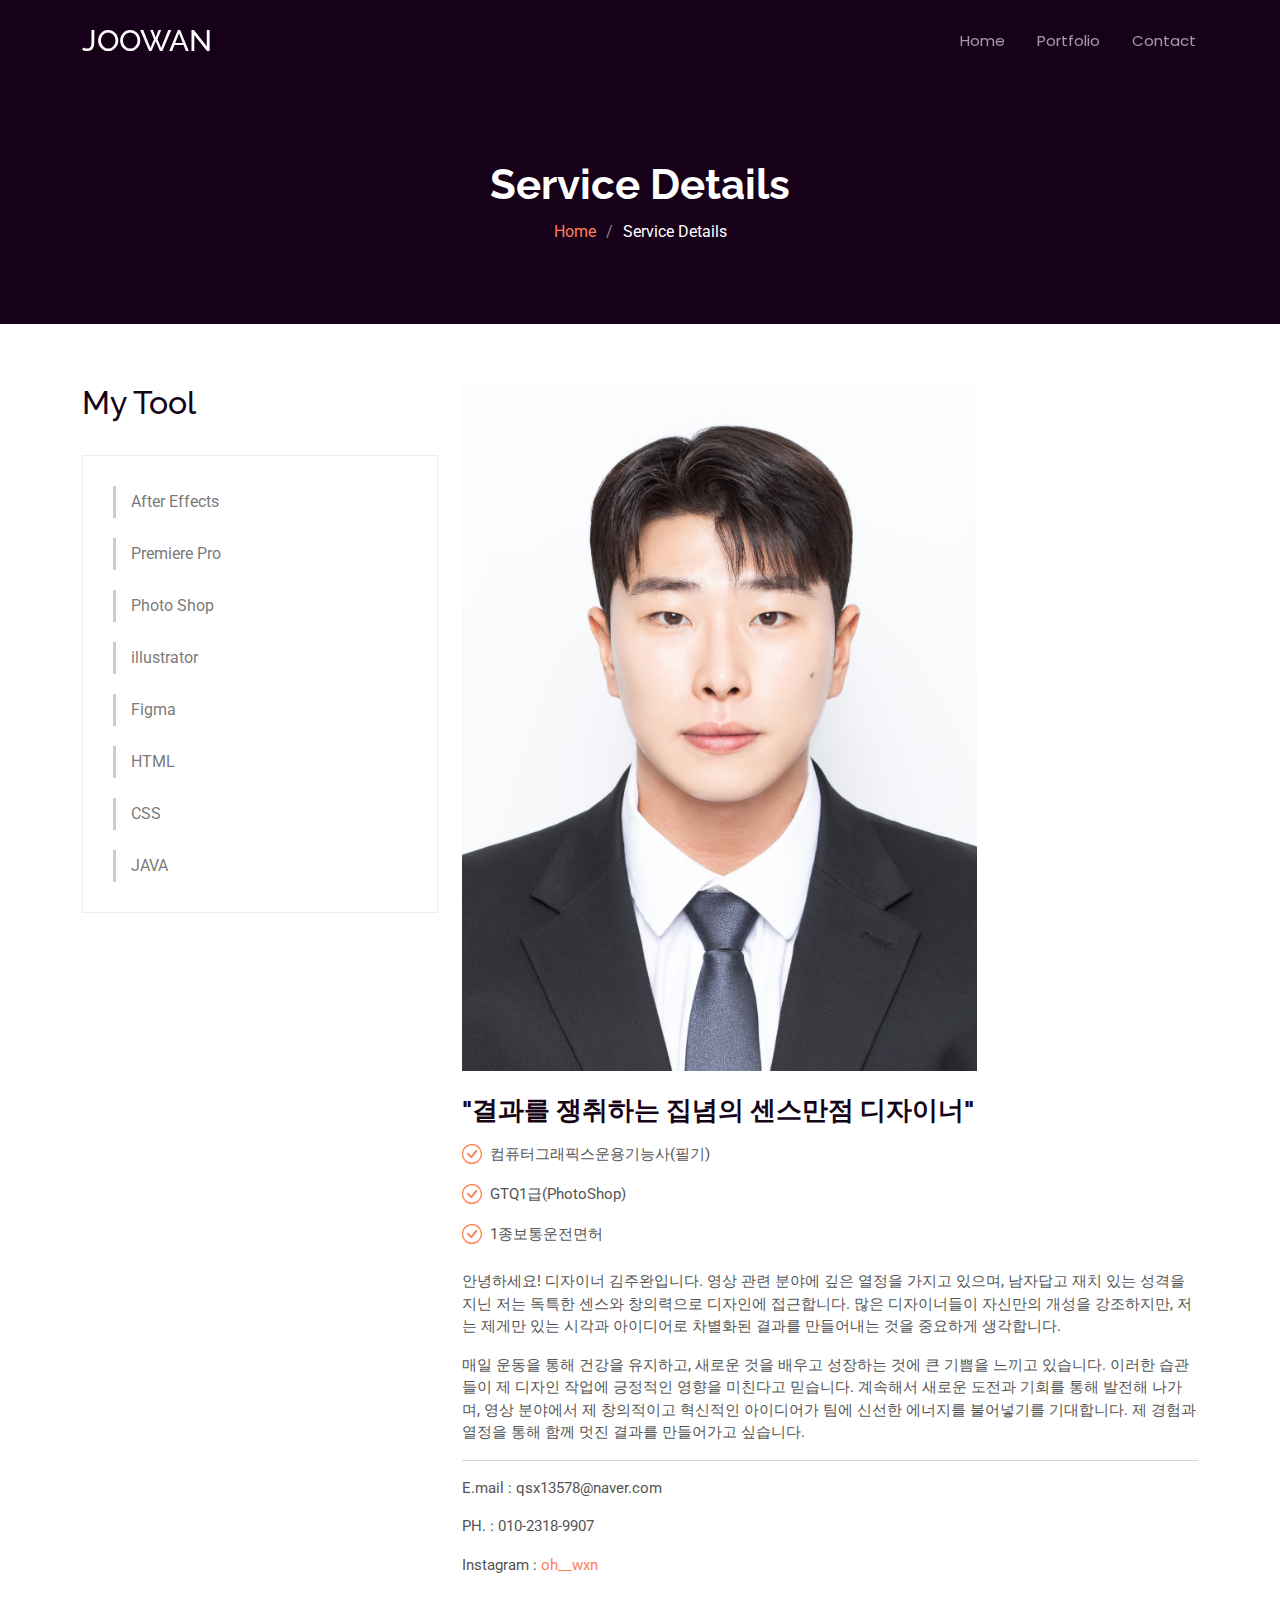
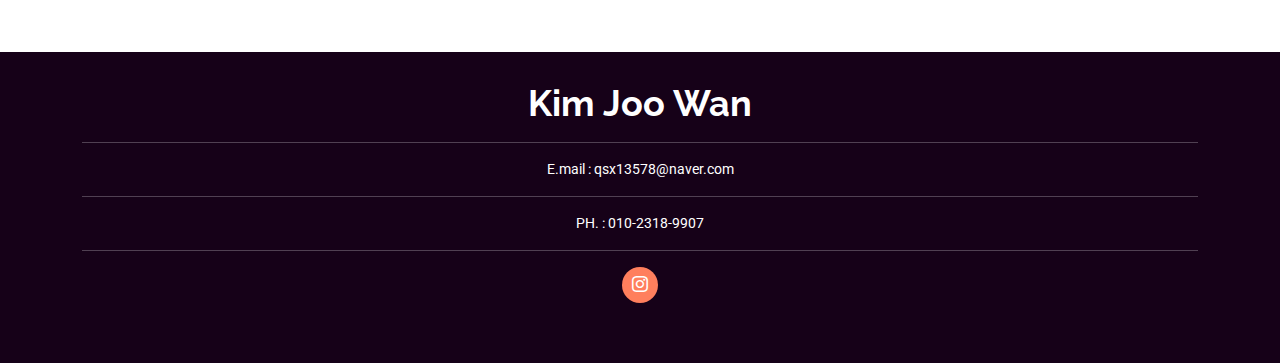
<file: service-details.html>
<!doctype html>
<html lang="ko">
  <head>
    <meta charset="utf-8" />
    <meta content="width=device-width, initial-scale=1.0" name="viewport" />
    <title>Service Details</title>
    <meta name="description" content="" />
    <meta name="keywords" content="" />

    <!-- Favicons -->
    <link href="assets/img/지구.png" rel="icon" />
    <link href="assets/img/apple-touch-icon.png" rel="apple-touch-icon" />

    <!-- Fonts -->
    <link href="https://fonts.googleapis.com" rel="preconnect" />
    <link href="https://fonts.gstatic.com" rel="preconnect" crossorigin />
    <link
      href="https://fonts.googleapis.com/css2?family=Roboto:ital,wght@0,100;0,300;0,400;0,500;0,700;0,900;1,100;1,300;1,400;1,500;1,700;1,900&family=Poppins:ital,wght@0,100;0,200;0,300;0,400;0,500;0,600;0,700;0,800;0,900;1,100;1,200;1,300;1,400;1,500;1,600;1,700;1,800;1,900&family=Raleway:ital,wght@0,100;0,200;0,300;0,400;0,500;0,600;0,700;0,800;0,900;1,100;1,200;1,300;1,400;1,500;1,600;1,700;1,800;1,900&display=swap"
      rel="stylesheet"
    />

    <!-- Vendor CSS Files -->
    <link
      href="assets/vendor/bootstrap/css/bootstrap.min.css"
      rel="stylesheet"
    />
    <link
      href="assets/vendor/bootstrap-icons/bootstrap-icons.css"
      rel="stylesheet"
    />
    <link href="assets/vendor/aos/aos.css" rel="stylesheet" />
    <link href="assets/vendor/swiper/swiper-bundle.min.css" rel="stylesheet" />
    <link
      href="assets/vendor/glightbox/css/glightbox.min.css"
      rel="stylesheet"
    />

    <!-- Main CSS File -->
    <link href="assets/css/main.css" rel="stylesheet" />

  </head>

  <body class="service-details-page">
    <header id="header" class="header d-flex align-items-center fixed-top">
      <div
        class="container-fluid container-xl position-relative d-flex align-items-center justify-content-between"
      >
        <a href="index.html" class="logo d-flex align-items-center">
          <!-- Uncomment the line below if you also wish to use an image logo -->
          <!-- <img src="assets/img/logo.png" alt=""> -->
          <h1 class="sitename">Joowan</h1>
        </a>

        <nav id="navmenu" class="navmenu">
          <ul>
            <li><a href="index.html">Home</a></li>

            <li><a href="index.html#portfolio">Portfolio</a></li>

            <li><a href="service-details.html">Contact</a></li>
          </ul>
          <i class="mobile-nav-toggle d-xl-none bi bi-list"></i>
        </nav>
      </div>
    </header>

    <main class="main">
      <!-- Page Title -->
      <div class="page-title dark-background">
        <div class="container position-relative">
          <h1>Service Details</h1>

          <nav class="breadcrumbs">
            <ol>
              <li><a href="index.html">Home</a></li>
              <li class="current">Service Details</li>
            </ol>
          </nav>
        </div>
      </div>
      <!-- End Page Title -->

      <!-- Service Details Section -->
      <section id="service-details" class="service-details section">
        <div class="container">
          <div class="row gy-4">
            <div class="col-lg-4" data-aos="fade-up" data-aos-delay="100">
              <h2>My Tool</h2>
              <br />
              <div class="services-list">
                <a>After Effects</a>
                <a>Premiere Pro</a>
                <a>Photo Shop</a>
                <a>illustrator</a>
                <a>Figma</a>
                <a>HTML</a>
                <a>CSS</a>
                <a>JAVA</a>
              </div>
            </div>

            <div class="col-lg-8" data-aos="fade-up" data-aos-delay="200">
              <img
                src="assets/img/증명사진.jpg"
                alt=""
                class="img-fluid 증명사진-img"
                height="70%"
                width="70%"
              
                
              />
              <br><br>
              <h3>
               "결과를 쟁취하는 집념의 센스만점 디자이너"
              </h3>
              
              <ul>
                <li>
                  <i class="bi bi-check-circle"></i>
                  <span>컴퓨터그래픽스운용기능사(필기)</span>
                </li>
                <li>
                  <i class="bi bi-check-circle"></i>
                  <span
                    >GTQ1급(PhotoShop)</span
                  >
                </li>
                <li>
                  <i class="bi bi-check-circle"></i>
                  <span>1종보통운전면허</span>
                </li>
              </ul>
              <p>
                안녕하세요! 디자이너 김주완입니다. 영상 관련 분야에 깊은 열정을 가지고 있으며, 남자답고 재치 있는 성격을 지닌 저는 독특한 센스와 창의력으로 디자인에 접근합니다. 
                많은 디자이너들이 자신만의 개성을 강조하지만, 저는 제게만 있는 시각과 아이디어로 차별화된 결과를 만들어내는 것을 중요하게 생각합니다.
              </p>
              <p>
                매일 운동을 통해 건강을 유지하고, 새로운 것을 배우고 성장하는 것에 큰 기쁨을 느끼고 있습니다. 이러한 습관들이 제 디자인 작업에 긍정적인 영향을 미친다고 믿습니다. 
                계속해서 새로운 도전과 기회를 통해 발전해 나가며, 영상 분야에서 제 창의적이고 혁신적인 아이디어가 팀에 신선한 에너지를 불어넣기를 기대합니다. 
                제 경험과 열정을 통해 함께 멋진 결과를 만들어가고 싶습니다.

              </p>
              <hr>
              <p>
                 E.mail : qsx13578@naver.com
              </p>
              <p> PH. : 010-2318-9907</p>
              <p>
                Instagram : <a href="https://www.instagram.com/oh__wxn/" target="_blank">oh__wxn</a>
                
              </p>
            </div>
          </div>
        </div>
      </section>
      <!-- /Service Details Section -->
    </main>

    <footer id="footer" class="footer dark-background">
      <div class="container">
        <h3 class="sitename">Kim Joo Wan</h3>
        <hr>
        E.mail : qsx13578@naver.com<hr>PH. : 010-2318-9907 <hr>  
        <div class="social-links d-flex justify-content-center">
          
          <a href="https://www.instagram.com/oh__wxn/" target="_blank"><i class="bi bi-instagram"></i></a>
          
        </div>
        
    </footer>

    <!-- Scroll Top -->
    <a
      href="#"
      id="scroll-top"
      class="scroll-top d-flex align-items-center justify-content-center"
      ><i class="bi bi-arrow-up-short"></i
    ></a>

    <!-- Preloader -->
    <div id="preloader"></div>

    <!-- Vendor JS Files -->
    <script src="assets/vendor/bootstrap/js/bootstrap.bundle.min.js"></script>
    <script src="assets/vendor/php-email-form/validate.js"></script>
    <script src="assets/vendor/aos/aos.js"></script>
    <script src="assets/vendor/purecounter/purecounter_vanilla.js"></script>
    <script src="assets/vendor/swiper/swiper-bundle.min.js"></script>
    <script src="assets/vendor/glightbox/js/glightbox.min.js"></script>
    <script src="assets/vendor/imagesloaded/imagesloaded.pkgd.min.js"></script>
    <script src="assets/vendor/isotope-layout/isotope.pkgd.min.js"></script>

    <!-- Main JS File -->
    <script src="assets/js/main.js"></script>
  </body>
</html>
</file>
<file: assets/css/main.css>
/**
* Template Name: Valera
* Template URL: https://bootstrapmade.com/valera-free-bootstrap-theme/
* Updated: Aug 07 2024 with Bootstrap v5.3.3
* Author: BootstrapMade.com
* License: https://bootstrapmade.com/license/
*/

/*--------------------------------------------------------------
# Font & Color Variables
# Help: https://bootstrapmade.com/color-system/
--------------------------------------------------------------*/
/* Fonts */
:root {
  --default-font: "Roboto", system-ui, -apple-system, "Segoe UI", Roboto, "Helvetica Neue", Arial, "Noto Sans", "Liberation Sans", sans-serif, "Apple Color Emoji", "Segoe UI Emoji", "Segoe UI Symbol", "Noto Color Emoji";
  --heading-font: "Raleway", sans-serif;
  --nav-font: "Poppins", sans-serif;
}

/* Global Colors - The following color variables are used throughout the website. Updating them here will change the color scheme of the entire website */
:root {
  --background-color: #ffffff;
  /* Background color for the entire website, including individual sections */
  --default-color: #555555;
  /* Default color used for the majority of the text content across the entire website */
  --heading-color: #150517;
  /* Color for headings, subheadings and title throughout the website */
  --accent-color: #ff7f5d;
  /* Accent color that represents your brand on the website. It's used for buttons, links, and other elements that need to stand out */
  --surface-color: #ffffff;
  /* The surface color is used as a background of boxed elements within sections, such as cards, icon boxes, or other elements that require a visual separation from the global background. */
  --contrast-color: #ffffff;
  /* Contrast color for text, ensuring readability against backgrounds of accent, heading, or default colors. */
}

/* Nav Menu Colors - The following color variables are used specifically for the navigation menu. They are separate from the global colors to allow for more customization options */
:root {
  --nav-color: rgba(255, 255, 255, 0.6);
  /* The default color of the main navmenu links */
  --nav-hover-color: #ff7f5d;
  /* Applied to main navmenu links when they are hovered over or active */
  --nav-mobile-background-color: #ffffff;
  /* Used as the background color for mobile navigation menu */
  --nav-dropdown-background-color: #ffffff;
  /* Used as the background color for dropdown items that appear when hovering over primary navigation items */
  --nav-dropdown-color: #555555;
  /* Used for navigation links of the dropdown items in the navigation menu. */
  --nav-dropdown-hover-color: #ff7f5d;
  /* Similar to --nav-hover-color, this color is applied to dropdown navigation links when they are hovered over. */
}

/* Color Presets - These classes override global colors when applied to any section or element, providing reuse of the sam color scheme. */

.light-background {
  --background-color: #f5eeed;
  --surface-color: #ffffff;
}

.dark-background {
  --background-color: #160118;
  --default-color: #ffffff;
  --heading-color: #ffffff;
  --surface-color: #3e2c40;
  --contrast-color: #ffffff;
}

/* Smooth scroll */
:root {
  scroll-behavior: smooth;
}

/*--------------------------------------------------------------
# General Styling & Shared Classes
--------------------------------------------------------------*/
body {
  color: var(--default-color);
  background-color: var(--background-color);
  font-family: var(--default-font);
}

a {
  color: var(--accent-color);
  text-decoration: none;
  transition: 0.3s;
}

a:hover {
  color: color-mix(in srgb, var(--accent-color), transparent 25%);
  text-decoration: none;
}

h1,
h2,
h3,
h4,
h5,
h6 {
  color: var(--heading-color);
  font-family: var(--heading-font);
}

/* PHP Email Form Messages
------------------------------*/
.php-email-form .error-message {
  display: none;
  background: #df1529;
  color: #ffffff;
  text-align: left;
  padding: 15px;
  margin-bottom: 24px;
  font-weight: 600;
}

.php-email-form .sent-message {
  display: none;
  color: #ffffff;
  background: #059652;
  text-align: center;
  padding: 15px;
  margin-bottom: 24px;
  font-weight: 600;
}

.php-email-form .loading {
  display: none;
  background: var(--surface-color);
  text-align: center;
  padding: 15px;
  margin-bottom: 24px;
}

.php-email-form .loading:before {
  content: "";
  display: inline-block;
  border-radius: 50%;
  width: 24px;
  height: 24px;
  margin: 0 10px -6px 0;
  border: 3px solid var(--accent-color);
  border-top-color: var(--surface-color);
  animation: php-email-form-loading 1s linear infinite;
}

@keyframes php-email-form-loading {
  0% {
    transform: rotate(0deg);
  }

  100% {
    transform: rotate(360deg);
  }
}

/*--------------------------------------------------------------
# Global Header
--------------------------------------------------------------*/
.header {
  --background-color: rgba(0, 0, 0, 0);
  --default-color: #ffffff;
  --heading-color: #ffffff;
  color: var(--default-color);
  background-color: var(--background-color);
  padding: 15px 0;
  transition: all 0.5s;
  z-index: 997;
}

.header .logo {
  line-height: 1;
}

.header .logo img {
  max-height: 32px;
  margin-right: 8px;
}

.header .logo h1 {
  font-size: 30px;
  margin: 0;
  font-weight: 500;
  text-transform: uppercase;
  color: var(--heading-color);
}

.scrolled .header {
  box-shadow: 0px 0 18px rgba(0, 0, 0, 0.1);
}

/* Global Header on Scroll
------------------------------*/
.scrolled .header {
  --background-color: rgba(21, 5, 23, 0.7);
}

/*--------------------------------------------------------------
# Navigation Menu
--------------------------------------------------------------*/
/* Desktop Navigation */
@media (min-width: 1200px) {
  .navmenu {
    padding: 0;
  }

  .navmenu ul {
    margin: 0;
    padding: 0;
    display: flex;
    list-style: none;
    align-items: center;
  }

  .navmenu li {
    position: relative;
  }

  .navmenu>ul>li {
    white-space: nowrap;
    padding: 15px 14px;
  }

  .navmenu>ul>li:last-child {
    padding-right: 0;
  }

  .navmenu a,
  .navmenu a:focus {
    color: var(--nav-color);
    font-size: 15px;
    padding: 0 2px;
    font-family: var(--nav-font);
    font-weight: 400;
    display: flex;
    align-items: center;
    justify-content: space-between;
    white-space: nowrap;
    transition: 0.3s;
    position: relative;
  }

  .navmenu a i,
  .navmenu a:focus i {
    font-size: 12px;
    line-height: 0;
    margin-left: 5px;
    transition: 0.3s;
  }

  .navmenu>ul>li>a:before {
    content: "";
    position: absolute;
    width: 100%;
    height: 2px;
    bottom: -6px;
    left: 0;
    background-color: var(--accent-color);
    visibility: hidden;
    width: 0px;
    transition: all 0.3s ease-in-out 0s;
  }

  .navmenu a:hover:before,
  .navmenu li:hover>a:before,
  .navmenu .active:before {
    visibility: visible;
    width: 100%;
  }

  .navmenu li:hover>a,
  .navmenu .active,
  .navmenu .active:focus {
    color: var(--nav-hover-color);
  }

  .navmenu .dropdown ul {
    margin: 0;
    padding: 10px 0;
    background: var(--nav-dropdown-background-color);
    display: block;
    position: absolute;
    visibility: hidden;
    left: 14px;
    top: 130%;
    opacity: 0;
    transition: 0.3s;
    border-radius: 4px;
    z-index: 99;
    box-shadow: 0px 0px 30px rgba(0, 0, 0, 0.1);
  }

  .navmenu .dropdown ul li {
    min-width: 200px;
  }

  .navmenu .dropdown ul a {
    padding: 10px 20px;
    font-size: 15px;
    text-transform: none;
    color: var(--nav-dropdown-color);
  }

  .navmenu .dropdown ul a i {
    font-size: 12px;
  }

  .navmenu .dropdown ul a:hover,
  .navmenu .dropdown ul .active:hover,
  .navmenu .dropdown ul li:hover>a {
    color: var(--nav-dropdown-hover-color);
  }

  .navmenu .dropdown:hover>ul {
    opacity: 1;
    top: 100%;
    visibility: visible;
  }

  .navmenu .dropdown .dropdown ul {
    top: 0;
    left: -90%;
    visibility: hidden;
  }

  .navmenu .dropdown .dropdown:hover>ul {
    opacity: 1;
    top: 0;
    left: -100%;
    visibility: visible;
  }
}

/* Mobile Navigation */
@media (max-width: 1199px) {
  .mobile-nav-toggle {
    color: var(--nav-color);
    font-size: 28px;
    line-height: 0;
    margin-right: 10px;
    cursor: pointer;
    transition: color 0.3s;
  }

  .navmenu {
    padding: 0;
    z-index: 9997;
  }

  .navmenu ul {
    display: none;
    position: absolute;
    inset: 60px 20px 20px 20px;
    padding: 10px 0;
    margin: 0;
    border-radius: 6px;
    background-color: var(--nav-mobile-background-color);
    border: 1px solid color-mix(in srgb, var(--default-color), transparent 90%);
    box-shadow: none;
    overflow-y: auto;
    transition: 0.3s;
    list-style: none;
    z-index: 9998;
  }

  .navmenu a,
  .navmenu a:focus {
    color: var(--nav-dropdown-color);
    padding: 10px 20px;
    font-family: var(--nav-font);
    font-size: 17px;
    font-weight: 500;
    display: flex;
    align-items: center;
    justify-content: space-between;
    white-space: nowrap;
    transition: 0.3s;
  }

  .navmenu a i,
  .navmenu a:focus i {
    font-size: 12px;
    line-height: 0;
    margin-left: 5px;
    width: 30px;
    height: 30px;
    display: flex;
    align-items: center;
    justify-content: center;
    border-radius: 50%;
    transition: 0.3s;
    background-color: color-mix(in srgb, var(--accent-color), transparent 90%);
  }

  .navmenu a i:hover,
  .navmenu a:focus i:hover {
    background-color: var(--accent-color);
    color: var(--contrast-color);
  }

  .navmenu a:hover,
  .navmenu .active,
  .navmenu .active:focus {
    color: var(--nav-dropdown-hover-color);
  }

  .navmenu .active i,
  .navmenu .active:focus i {
    background-color: var(--accent-color);
    color: var(--contrast-color);
    transform: rotate(180deg);
  }

  .navmenu .dropdown ul {
    position: static;
    display: none;
    z-index: 99;
    padding: 10px 0;
    margin: 10px 20px;
    background-color: var(--nav-dropdown-background-color);
    transition: all 0.5s ease-in-out;
  }

  .navmenu .dropdown ul ul {
    background-color: rgba(33, 37, 41, 0.1);
  }

  .navmenu .dropdown>.dropdown-active {
    display: block;
    background-color: rgba(33, 37, 41, 0.03);
  }

  .mobile-nav-active {
    overflow: hidden;
  }

  .mobile-nav-active .mobile-nav-toggle {
    color: #fff;
    position: absolute;
    font-size: 32px;
    top: 15px;
    right: 15px;
    margin-right: 0;
    z-index: 9999;
  }

  .mobile-nav-active .navmenu {
    position: fixed;
    overflow: hidden;
    inset: 0;
    background: rgba(33, 37, 41, 0.8);
    transition: 0.3s;
  }

  .mobile-nav-active .navmenu>ul {
    display: block;
  }
}

/*--------------------------------------------------------------
# Global Footer
--------------------------------------------------------------*/
.footer {
  color: var(--default-color);
  background-color: var(--background-color);
  font-size: 14px;
  text-align: center;
  padding: 30px 0;
  position: relative;
}

.footer h3 {
  font-size: 36px;
  font-weight: 700;
  position: relative;
  padding: 0;
  margin: 0 0 15px 0;
}

.footer p {
  font-size: 15;
  font-style: italic;
  padding: 0;
  margin: 0 0 30px 0;
}

.footer .social-links {
  margin: 0 0 30px 0;
}

.footer .social-links a {
  font-size: 16px;
  display: flex;
  align-items: center;
  justify-content: center;
  background: var(--accent-color);
  color: var(--contrast-color);
  line-height: 1;
  margin: 0 4px;
  border-radius: 50%;
  text-align: center;
  width: 36px;
  height: 36px;
  transition: 0.3s;
}

.footer .social-links a:hover {
  background: color-mix(in srgb, var(--accent-color), transparent 20%);
  text-decoration: none;
}

.footer .copyright {
  padding-top: 25px;
  border-top: 1px solid color-mix(in srgb, var(--default-color), transparent 90%);
}

.footer .credits {
  font-size: 13px;
  padding-top: 5px;
}

/*--------------------------------------------------------------
# Preloader
--------------------------------------------------------------*/
#preloader {
  position: fixed;
  inset: 0;
  z-index: 999999;
  overflow: hidden;
  background: var(--background-color);
  transition: all 0.6s ease-out;
}

#preloader:before {
  content: "";
  position: fixed;
  top: calc(50% - 30px);
  left: calc(50% - 30px);
  border: 6px solid #ffffff;
  border-color: var(--accent-color) transparent var(--accent-color) transparent;
  border-radius: 50%;
  width: 60px;
  height: 60px;
  animation: animate-preloader 1.5s linear infinite;
}

@keyframes animate-preloader {
  0% {
    transform: rotate(0deg);
  }

  100% {
    transform: rotate(360deg);
  }
}

/*--------------------------------------------------------------
# Scroll Top Button
--------------------------------------------------------------*/
.scroll-top {
  position: fixed;
  visibility: hidden;
  opacity: 0;
  right: 15px;
  bottom: 15px;
  z-index: 99999;
  background-color: var(--accent-color);
  width: 40px;
  height: 40px;
  border-radius: 4px;
  transition: all 0.4s;
}

.scroll-top i {
  font-size: 24px;
  color: var(--contrast-color);
  line-height: 0;
}

.scroll-top:hover {
  background-color: color-mix(in srgb, var(--accent-color), transparent 20%);
  color: var(--contrast-color);
}

.scroll-top.active {
  visibility: visible;
  opacity: 1;
}

/*--------------------------------------------------------------
# Disable aos animation delay on mobile devices
--------------------------------------------------------------*/
@media screen and (max-width: 768px) {
  [data-aos-delay] {
    transition-delay: 0 !important;
  }
}

/*--------------------------------------------------------------
# Global Page Titles & Breadcrumbs
--------------------------------------------------------------*/
.page-title {
  color: var(--default-color);
  background-color: var(--background-color);
  padding: 160px 0 80px 0;
  text-align: center;
  position: relative;
}

.page-title:before {
  content: "";
  background-color: color-mix(in srgb, var(--background-color), transparent 50%);
  position: absolute;
  inset: 0;
}

.page-title h1 {
  font-size: 42px;
  font-weight: 700;
  margin-bottom: 10px;
}

.page-title .breadcrumbs ol {
  display: flex;
  flex-wrap: wrap;
  list-style: none;
  justify-content: center;
  padding: 0;
  margin: 0;
  font-size: 16px;
  font-weight: 400;
}

.page-title .breadcrumbs ol li+li {
  padding-left: 10px;
}

.page-title .breadcrumbs ol li+li::before {
  content: "/";
  display: inline-block;
  padding-right: 10px;
  color: color-mix(in srgb, var(--default-color), transparent 50%);
}

/*--------------------------------------------------------------
# Global Sections
--------------------------------------------------------------*/
section,
.section {
  color: var(--default-color);
  background-color: var(--background-color);
  padding: 60px 0;
  scroll-margin-top: 82px;
  overflow: clip;
}

@media (max-width: 1199px) {

  section,
  .section {
    scroll-margin-top: 66px;
  }
}

/*--------------------------------------------------------------
# Global Section Titles
--------------------------------------------------------------*/
.section-title {
  text-align: center;
  padding-bottom: 60px;
  position: relative;
}

.section-title h2 {
  font-size: 32px;
  font-weight: 700;
  margin-bottom: 20px;
  padding-bottom: 20px;
  position: relative;
}

.section-title h2:after {
  content: "";
  position: absolute;
  display: block;
  width: 50px;
  height: 3px;
  background: var(--accent-color);
  left: 0;
  right: 0;
  bottom: 0;
  margin: auto;
}

.section-title p {
  margin-bottom: 0;
}

/*--------------------------------------------------------------
# Hero Section
--------------------------------------------------------------*/
.hero {
  width: 100%;
  min-height: 100vh;
  position: relative;
  padding: 80px 0;
  display: flex;
  align-items: center;
  justify-content: center;
}

.hero img {
  position: absolute;
  inset: 0;
  display: block;
  width: 100%;
  height: 100%;
  object-fit: cover;
  z-index: 1;
}

.hero:before {
  content: "";
  background: color-mix(in srgb, var(--background-color), transparent 30%);
  position: absolute;
  inset: 0;
  z-index: 2;
}

.hero .container {
  position: relative;
  z-index: 3;
}

.hero h2 {
  margin: 0;
  font-size: 48px;
  font-weight: 700;
  text-transform: uppercase;
}

.hero p {
  margin: 10px 0 0 0;
  font-size: 24px;
  color: var(--heading-color);
}

.hero .btn-get-started {
  color: var(--default-color);
  font-weight: 400;
  font-size: 16px;
  letter-spacing: 1px;
  display: inline-block;
  padding: 8px 40px;
  margin: 30px 0 0 0;
  border-radius: 4px;
  transition: 0.5s;
  border: 2px solid color-mix(in srgb, var(--default-color), transparent 50%);
}

.hero .btn-get-started:hover {
  color: var(--contrast-color);
  background: var(--accent-color);
  border-color: var(--accent-color);
}

@media (max-width: 768px) {
  .hero h2 {
    font-size: 32px;
  }

  .hero p {
    font-size: 18px;
  }
}

/*--------------------------------------------------------------
# About Section
--------------------------------------------------------------*/
.about .content h3 {
  font-weight: 700;
  font-size: 34px;
  margin-bottom: 30px;
}

.about .content p {
  margin-bottom: 30px;
}

.about .content .about-btn {
  padding: 8px 30px 9px 30px;
  color: var(--accent-color);
  border-radius: 50px;
  transition: 0.3s;
  text-transform: uppercase;
  font-weight: 600;
  font-size: 13px;
  display: inline-flex;
  align-items: center;
  border: 2px solid var(--accent-color);
}

.about .content .about-btn i {
  font-size: 16px;
  padding-left: 5px;
}

.about .content .about-btn:hover {
  background: var(--accent-color);
  color: var(--contrast-color);
}

.about .icon-box i {
  font-size: 40px;
  color: var(--accent-color);
  margin-bottom: 10px;
}

.about .icon-box h4 {
  font-size: 20px;
  font-weight: 700;
  margin: 0 0 10px 0;
}

.about .icon-box h4 a {
  color: var(--heading-color);
  transition: 0.3s;
}

.about .icon-box p {
  font-size: 15px;
  color: color-mix(in srgb, var(--default-color), transparent 40%);
  margin-bottom: 0;
}

.about .icon-box:hover h4 a {
  color: var(--accent-color);
}

/*--------------------------------------------------------------
# Stats Section
--------------------------------------------------------------*/
.stats .stats-item {
  padding: 30px;
  width: 100%;
}

.stats .stats-item span {
  font-size: 48px;
  display: block;
  color: var(--accent-color);
  font-weight: 700;
}

.stats .stats-item p {
  color: color-mix(in srgb, var(--default-color), transparent 40%);
  padding: 0;
  margin: 0;
  font-family: var(--heading-font);
  font-size: 15px;
  font-weight: 600;
}

/*--------------------------------------------------------------
# Featured Services Section
--------------------------------------------------------------*/
.featured-services .img {
  border-radius: 8px;
  overflow: hidden;
}

.featured-services .img img {
  transition: 0.6s;
}

.featured-services .details {
  background: color-mix(in srgb, var(--surface-color), transparent 5%);
  position: absolute;
  left: 20px;
  right: 20px;
  bottom: 20px;
  padding: 30px;
  transition: all ease-in-out 0.3s;
  text-align: center;
  border-radius: 8px;
  box-shadow: 0px 0 25px rgba(0, 0, 0, 0.1);
}

.featured-services .details h3 {
  font-weight: 700;
  margin: 10px 0 15px 0;
  font-size: 22px;
  transition: ease-in-out 0.3s;
}

.featured-services .details p {
  color: color-mix(in srgb, var(--default-color), transparent 10%);
  line-height: 24px;
  font-size: 14px;
  margin-bottom: 0;
}

.featured-services .service-item:hover .details h3 {
  color: var(--accent-color);
}

.featured-services .service-item:hover .img img {
  transform: scale(1.2);
}

/*--------------------------------------------------------------
# Services Section
--------------------------------------------------------------*/
.services {
  --background-color: color-mix(in srgb, var(--accent-color), transparent 97%);
}

.services .service-item {
  background-color: var(--surface-color);
  border: 1px solid color-mix(in srgb, var(--default-color), transparent 85%);
  height: 100%;
  padding: 30px;
  transition: 0.3s;
  border-radius: 10px;
  display: flex;
}

.services .service-item .icon {
  font-size: 32px;
  border-radius: 10px;
  position: relative;
  margin-right: 25px;
  display: inline-flex;
  align-items: center;
  justify-content: center;
  width: 72px;
  height: 72px;
  flex-shrink: 0;
}

.services .service-item h3 {
  color: color-mix(in srgb, var(--heading-color), transparent 25%);
  font-weight: 700;
  font-size: 22px;
  transition: 0.3s;
}

.services .service-item p {
  margin-bottom: 0;
  color: color-mix(in srgb, var(--default-color), transparent 40%);
  transition: 0.3s;
}

.services .service-item .read-more {
  display: inline-flex;
  align-items: center;
  margin-top: 10px;
  transition: 0.3s;
  font-size: 14px;
}

.services .service-item .read-more i {
  margin-left: 10px;
}

.services .service-item.item-cyan .icon {
  color: #0dcaf0;
  border: 1px solid #0dcaf0;
  background: rgba(13, 202, 240, 0.1);
}

.services .service-item.item-orange .icon {
  color: #fd7e14;
  border: 1px solid #fd7e14;
  background: rgba(253, 126, 20, 0.1);
}

.services .service-item.item-teal .icon {
  color: #20c997;
  border: 1px solid #20c997;
  background: rgba(32, 201, 151, 0.1);
}

.services .service-item.item-red .icon {
  color: #df1529;
  border: 1px solid #df1529;
  background: rgba(223, 21, 4, 0.1);
}

.services .service-item.item-indigo .icon {
  color: #6610f2;
  border: 1px solid #6610f2;
  background: rgba(102, 16, 242, 0.1);
}

.services .service-item.item-pink .icon {
  color: #f3268c;
  border: 1px solid #f3268c;
  background: rgba(243, 38, 140, 0.1);
}

.services .service-item:hover {
  box-shadow: 0px 2px 25px rgba(0, 0, 0, 0.1);
}

.services .service-item:hover h3 {
  color: var(--heading-color);
}

.services .service-item:hover p {
  color: color-mix(in srgb, var(--default-color), transparent 10%);
}

/*--------------------------------------------------------------
# Testimonials Section
--------------------------------------------------------------*/
.testimonials .testimonial-item {
  background-color: var(--surface-color);
  box-shadow: 0px 0 20px rgba(0, 0, 0, 0.1);
  box-sizing: content-box;
  padding: 30px;
  margin: 40px 30px;
  min-height: 320px;
  display: flex;
  flex-direction: column;
  text-align: center;
  transition: 0.3s;
}

.testimonials .testimonial-item .stars {
  margin-bottom: 15px;
}

.testimonials .testimonial-item .stars i {
  color: #ffc107;
  margin: 0 1px;
}

.testimonials .testimonial-item .testimonial-img {
  width: 90px;
  border-radius: 50%;
  border: 4px solid var(--background-color);
  margin: 0 auto;
}

.testimonials .testimonial-item h3 {
  font-size: 18px;
  font-weight: bold;
  margin: 10px 0 5px 0;
}

.testimonials .testimonial-item h4 {
  font-size: 14px;
  color: color-mix(in srgb, var(--default-color), transparent 40%);
  margin: 0;
}

.testimonials .testimonial-item p {
  font-style: italic;
  margin: 0 auto 15px auto;
}

.testimonials .swiper-wrapper {
  height: auto;
}

.testimonials .swiper-pagination {
  margin-top: 20px;
  position: relative;
}

.testimonials .swiper-pagination .swiper-pagination-bullet {
  width: 12px;
  height: 12px;
  background-color: color-mix(in srgb, var(--default-color), transparent 85%);
  opacity: 1;
}

.testimonials .swiper-pagination .swiper-pagination-bullet-active {
  background-color: var(--accent-color);
}

.testimonials .swiper-slide {
  opacity: 0.3;
}

@media (max-width: 1199px) {
  .testimonials .swiper-slide-active {
    opacity: 1;
  }

  .testimonials .swiper-pagination {
    margin-top: 0;
  }

  .testimonials .testimonial-item {
    margin: 40px 20px;
  }
}

@media (min-width: 1200px) {
  .testimonials .swiper-slide-next {
    opacity: 1;
    transform: scale(1.12);
  }
}

/*--------------------------------------------------------------
# Call To Action Section
--------------------------------------------------------------*/
.call-to-action {
  padding: 80px 0;
  position: relative;
  clip-path: inset(0);
}

.call-to-action .container {
  position: relative;
  z-index: 3;
}

.call-to-action h3 {
  font-size: 28px;
  font-weight: 700;
  color: var(--default-color);
}

.call-to-action p {
  color: var(--default-color);
}

.call-to-action .cta-btn {
  font-family: var(--heading-font);
  font-weight: 500;
  font-size: 16px;
  letter-spacing: 1px;
  display: inline-block;
  padding: 12px 40px;
  border-radius: 5px;
  transition: 0.5s;
  margin: 10px;
  border: 2px solid var(--contrast-color);
  color: var(--contrast-color);
}

.call-to-action .cta-btn:hover {
  background: var(--accent-color);
  border: 2px solid var(--accent-color);
}

/*--------------------------------------------------------------
# Portfolio Section
--------------------------------------------------------------*/
.portfolio .portfolio-filters {
  padding: 0;
  margin: 0 auto 20px auto;
  list-style: none;
  text-align: center;
}

.portfolio .portfolio-filters li {
  cursor: pointer;
  display: inline-block;
  padding: 0;
  font-size: 18px;
  font-weight: 500;
  margin: 0 10px;
  line-height: 1;
  margin-bottom: 5px;
  transition: all 0.3s ease-in-out;
}

.portfolio .portfolio-filters li:hover,
.portfolio .portfolio-filters li.filter-active {
  color: var(--accent-color);
}

.portfolio .portfolio-filters li:first-child {
  margin-left: 0;
}

.portfolio .portfolio-filters li:last-child {
  margin-right: 0;
}

@media (max-width: 575px) {
  .portfolio .portfolio-filters li {
    font-size: 14px;
    margin: 0 5px;
  }
}

.portfolio .portfolio-content {
  position: relative;
  overflow: hidden;
}

.portfolio .portfolio-content img {
  transition: 0.3s;
}

.portfolio .portfolio-content .portfolio-info {
  opacity: 0;
  position: absolute;
  inset: 0;
  z-index: 3;
  transition: all ease-in-out 0.3s;
  background: rgba(0, 0, 0, 0.6);
  padding: 15px;
}

.portfolio .portfolio-content .portfolio-info h4 {
  font-size: 14px;
  padding: 5px 10px;
  font-weight: 400;
  color: #ffffff;
  display: inline-block;
  background-color: var(--accent-color);
}

.portfolio .portfolio-content .portfolio-info p {
  position: absolute;
  bottom: 10px;
  text-align: center;
  display: inline-block;
  left: 0;
  right: 0;
  font-size: 16px;
  font-weight: 600;
  color: rgba(255, 255, 255, 0.8);
}

.portfolio .portfolio-content .portfolio-info .preview-link,
.portfolio .portfolio-content .portfolio-info .details-link {
  position: absolute;
  left: calc(50% - 40px);
  font-size: 26px;
  top: calc(50% - 14px);
  color: #fff;
  transition: 0.3s;
  line-height: 1.2;
}

.portfolio .portfolio-content .portfolio-info .preview-link:hover,
.portfolio .portfolio-content .portfolio-info .details-link:hover {
  color: var(--accent-color);
}

.portfolio .portfolio-content .portfolio-info .details-link {
  left: 50%;
  font-size: 34px;
  line-height: 0;
}

.portfolio .portfolio-content:hover .portfolio-info {
  opacity: 1;
}

.portfolio .portfolio-content:hover img {
  transform: scale(1.1);
}

/*--------------------------------------------------------------
# Team Section
--------------------------------------------------------------*/
.team .team-member {
  background-color: var(--surface-color);
  box-shadow: 0px 2px 15px rgba(0, 0, 0, 0.1);
  overflow: hidden;
  border-radius: 5px;
}

.team .team-member .member-img {
  position: relative;
  overflow: hidden;
}

.team .team-member .social {
  position: absolute;
  left: 0;
  bottom: 0;
  right: 0;
  height: 40px;
  opacity: 0;
  transition: ease-in-out 0.3s;
  background: color-mix(in srgb, var(--background-color), transparent 20%);
  display: flex;
  align-items: center;
  justify-content: center;
}

.team .team-member .social a {
  transition: color 0.3s;
  color: var(--heading-color);
  margin: 0 10px;
  display: inline-flex;
  align-items: center;
  justify-content: center;
}

.team .team-member .social a i {
  line-height: 0;
}

.team .team-member .social a:hover {
  color: var(--accent-color);
}

.team .team-member .social i {
  font-size: 18px;
  margin: 0 2px;
}

.team .team-member .member-info {
  padding: 25px 15px;
  text-align: center;
}

.team .team-member .member-info h4 {
  font-weight: 700;
  margin-bottom: 5px;
  font-size: 18px;
  color: color-mix(in srgb, var(--default-color), transparent 20%);
}

.team .team-member .member-info span {
  display: block;
  font-size: 13px;
  font-weight: 400;
  color: color-mix(in srgb, var(--default-color), transparent 40%);
}

.team .team-member .member-info p {
  font-style: italic;
  font-size: 14px;
  line-height: 26px;
  color: color-mix(in srgb, var(--default-color), transparent 40%);
}

.team .team-member:hover .social {
  opacity: 1;
}

/*--------------------------------------------------------------
# Pricing Section
--------------------------------------------------------------*/
.pricing .pricing-item {
  background-color: var(--surface-color);
  box-shadow: 0px 0px 4px rgba(0, 0, 0, 0.1);
  padding: 20px;
  text-align: center;
  border-radius: 5px;
  position: relative;
  overflow: hidden;
}

.pricing .pricing-item h3 {
  font-weight: 400;
  margin: -20px -20px 20px -20px;
  padding: 20px 15px;
  font-size: 16px;
  font-weight: 600;
  color: color-mix(in srgb, var(--default-color), transparent 20%);
  background: color-mix(in srgb, var(--default-color), transparent 95%);
}

.pricing .pricing-item h4 {
  font-size: 36px;
  font-weight: 600;
  font-family: var(--heading-font);
}

.pricing .pricing-item h4 sup {
  font-size: 20px;
  top: -15px;
  left: -3px;
}

.pricing .pricing-item h4 span {
  color: color-mix(in srgb, var(--default-color), transparent 40%);
  font-size: 16px;
  font-weight: 300;
}

.pricing .pricing-item ul {
  padding: 15px 0;
  list-style: none;
  text-align: center;
  line-height: 20px;
  font-size: 14px;
}

.pricing .pricing-item ul li {
  padding-bottom: 16px;
}

.pricing .pricing-item ul i {
  color: var(--accent-color);
  font-size: 18px;
  padding-right: 4px;
}

.pricing .pricing-item ul .na {
  color: color-mix(in srgb, var(--default-color), transparent 40%);
  text-decoration: line-through;
}

.pricing .btn-wrap {
  background: color-mix(in srgb, var(--default-color), transparent 95%);
  margin: 0 -20px -20px -20px;
  padding: 20px 15px;
  text-align: center;
}

.pricing .btn-buy {
  background: var(--accent-color);
  color: var(--contrast-color);
  display: inline-block;
  padding: 8px 35px 10px 35px;
  border-radius: 4px;
  transition: none;
  font-size: 14px;
  font-weight: 400;
  font-family: var(--heading-font);
  font-weight: 600;
  transition: 0.3s;
}

.pricing .btn-buy:hover {
  background: color-mix(in srgb, var(--accent-color), transparent 20%);
}

.pricing .featured h3 {
  background: var(--accent-color);
  color: var(--contrast-color);
}

.pricing .advanced {
  background: var(--accent-color);
  color: var(--contrast-color);
  width: 200px;
  position: absolute;
  top: 18px;
  right: -68px;
  transform: rotate(45deg);
  z-index: 1;
  font-size: 14px;
  padding: 1px 0 3px 0;
}

/*--------------------------------------------------------------
# Faq Section
--------------------------------------------------------------*/
.faq .content h3 {
  font-weight: 400;
  font-size: 34px;
}

.faq .content p {
  font-size: 15px;
  color: color-mix(in srgb, var(--default-color), transparent 30%);
}

.faq .faq-container .faq-item {
  background-color: var(--surface-color);
  position: relative;
  padding: 20px;
  margin-bottom: 20px;
  box-shadow: 0px 5px 25px 0px rgba(0, 0, 0, 0.1);
  overflow: hidden;
}

.faq .faq-container .faq-item:last-child {
  margin-bottom: 0;
}

.faq .faq-container .faq-item h3 {
  font-weight: 600;
  font-size: 18px;
  line-height: 24px;
  margin: 0 30px 0 0;
  transition: 0.3s;
  cursor: pointer;
  display: flex;
  align-items: flex-start;
}

.faq .faq-container .faq-item h3 .num {
  color: var(--accent-color);
  padding-right: 5px;
}

.faq .faq-container .faq-item h3:hover {
  color: var(--accent-color);
}

.faq .faq-container .faq-item .faq-content {
  display: grid;
  grid-template-rows: 0fr;
  transition: 0.3s ease-in-out;
  visibility: hidden;
  opacity: 0;
}

.faq .faq-container .faq-item .faq-content p {
  margin-bottom: 0;
  overflow: hidden;
}

.faq .faq-container .faq-item .faq-toggle {
  position: absolute;
  top: 20px;
  right: 20px;
  font-size: 16px;
  line-height: 0;
  transition: 0.3s;
  cursor: pointer;
}

.faq .faq-container .faq-item .faq-toggle:hover {
  color: var(--accent-color);
}

.faq .faq-container .faq-active h3 {
  color: var(--accent-color);
}

.faq .faq-container .faq-active .faq-content {
  grid-template-rows: 1fr;
  visibility: visible;
  opacity: 1;
  padding-top: 10px;
}

.faq .faq-container .faq-active .faq-toggle {
  transform: rotate(90deg);
  color: var(--accent-color);
}

/*--------------------------------------------------------------
# Contact Section
--------------------------------------------------------------*/
.contact .info-item+.info-item {
  margin-top: 40px;
}

.contact .info-item i {
  color: var(--contrast-color);
  background: var(--accent-color);
  font-size: 20px;
  width: 44px;
  height: 44px;
  display: flex;
  justify-content: center;
  align-items: center;
  border-radius: 4px;
  transition: all 0.3s ease-in-out;
  margin-right: 15px;
}

.contact .info-item h3 {
  padding: 0;
  font-size: 18px;
  font-weight: 700;
  margin-bottom: 5px;
}

.contact .info-item p {
  padding: 0;
  margin-bottom: 0;
  font-size: 14px;
}

.contact .php-email-form {
  height: 100%;
}

.contact .php-email-form input[type=text],
.contact .php-email-form input[type=email],
.contact .php-email-form textarea {
  font-size: 14px;
  padding: 10px 15px;
  box-shadow: none;
  border-radius: 0;
  color: var(--default-color);
  background-color: color-mix(in srgb, var(--background-color), transparent 50%);
  border-color: color-mix(in srgb, var(--default-color), transparent 80%);
}

.contact .php-email-form input[type=text]:focus,
.contact .php-email-form input[type=email]:focus,
.contact .php-email-form textarea:focus {
  border-color: var(--accent-color);
}

.contact .php-email-form input[type=text]::placeholder,
.contact .php-email-form input[type=email]::placeholder,
.contact .php-email-form textarea::placeholder {
  color: color-mix(in srgb, var(--default-color), transparent 70%);
}

.contact .php-email-form button[type=submit] {
  color: var(--contrast-color);
  background: var(--accent-color);
  border: 0;
  padding: 10px 30px;
  transition: 0.4s;
  border-radius: 4px;
}

.contact .php-email-form button[type=submit]:hover {
  background: color-mix(in srgb, var(--accent-color), transparent 20%);
}

/*--------------------------------------------------------------
# Portfolio Details Section
--------------------------------------------------------------*/
.portfolio-details .portfolio-details-slider img {
  width: 100%;
}

.portfolio-details .swiper-wrapper {
  height: auto;
}

.portfolio-details .swiper-button-prev,
.portfolio-details .swiper-button-next {
  width: 48px;
  height: 48px;
}

.portfolio-details .swiper-button-prev:after,
.portfolio-details .swiper-button-next:after {
  color: rgba(255, 255, 255, 0.8);
  background-color: rgba(0, 0, 0, 0.15);
  font-size: 24px;
  border-radius: 50%;
  width: 48px;
  height: 48px;
  display: flex;
  align-items: center;
  justify-content: center;
  transition: 0.3s;
}

.portfolio-details .swiper-button-prev:hover:after,
.portfolio-details .swiper-button-next:hover:after {
  background-color: rgba(0, 0, 0, 0.3);
}

@media (max-width: 575px) {

  .portfolio-details .swiper-button-prev,
  .portfolio-details .swiper-button-next {
    display: none;
  }
}

.portfolio-details .swiper-pagination {
  margin-top: 20px;
  position: relative;
}

.portfolio-details .swiper-pagination .swiper-pagination-bullet {
  width: 10px;
  height: 10px;
  background-color: color-mix(in srgb, var(--default-color), transparent 85%);
  opacity: 1;
}

.portfolio-details .swiper-pagination .swiper-pagination-bullet-active {
  background-color: var(--accent-color);
}

.portfolio-details .portfolio-info h3 {
  font-size: 22px;
  font-weight: 700;
  margin-bottom: 20px;
  padding-bottom: 20px;
  position: relative;
}

.portfolio-details .portfolio-info h3:after {
  content: "";
  position: absolute;
  display: block;
  width: 50px;
  height: 3px;
  background: var(--accent-color);
  left: 0;
  bottom: 0;
}

.portfolio-details .portfolio-info ul {
  list-style: none;
  padding: 0;
  font-size: 15px;
}

.portfolio-details .portfolio-info ul li {
  display: flex;
  flex-direction: column;
  padding-bottom: 15px;
}

.portfolio-details .portfolio-info ul strong {
  text-transform: uppercase;
  font-weight: 400;
  color: color-mix(in srgb, var(--default-color), transparent 50%);
  font-size: 14px;
}

.portfolio-details .portfolio-info .btn-visit {
  padding: 8px 40px;
  background: var(--accent-color);
  color: var(--contrast-color);
  border-radius: 50px;
  transition: 0.3s;
}

.portfolio-details .portfolio-info .btn-visit:hover {
  background: color-mix(in srgb, var(--accent-color), transparent 20%);
}

.portfolio-details .portfolio-description h2 {
  font-size: 26px;
  font-weight: 700;
  margin-bottom: 20px;
}

.portfolio-details .portfolio-description p {
  padding: 0;
}

.portfolio-details .portfolio-description .testimonial-item {
  padding: 30px 30px 0 30px;
  position: relative;
  background: color-mix(in srgb, var(--default-color), transparent 97%);
  margin-bottom: 50px;
}

.portfolio-details .portfolio-description .testimonial-item .testimonial-img {
  width: 90px;
  border-radius: 50px;
  border: 6px solid var(--background-color);
  float: left;
  margin: 0 10px 0 0;
}

.portfolio-details .portfolio-description .testimonial-item h3 {
  font-size: 18px;
  font-weight: bold;
  margin: 15px 0 5px 0;
  padding-top: 20px;
}

.portfolio-details .portfolio-description .testimonial-item h4 {
  font-size: 14px;
  color: #6c757d;
  margin: 0;
}

.portfolio-details .portfolio-description .testimonial-item .quote-icon-left,
.portfolio-details .portfolio-description .testimonial-item .quote-icon-right {
  color: color-mix(in srgb, var(--accent-color), transparent 50%);
  font-size: 26px;
  line-height: 0;
}

.portfolio-details .portfolio-description .testimonial-item .quote-icon-left {
  display: inline-block;
  left: -5px;
  position: relative;
}

.portfolio-details .portfolio-description .testimonial-item .quote-icon-right {
  display: inline-block;
  right: -5px;
  position: relative;
  top: 10px;
  transform: scale(-1, -1);
}

.portfolio-details .portfolio-description .testimonial-item p {
  font-style: italic;
  margin: 0 0 15px 0 0 0;
  padding: 0;
}

/*--------------------------------------------------------------
# Service Details Section
--------------------------------------------------------------*/
.service-details .services-list {
  background-color: var(--surface-color);
  padding: 10px 30px;
  border: 1px solid color-mix(in srgb, var(--default-color), transparent 90%);
  margin-bottom: 20px;
}

.service-details .services-list a {
  display: block;
  line-height: 1;
  padding: 8px 0 8px 15px;
  border-left: 3px solid color-mix(in srgb, var(--default-color), transparent 70%);
  margin: 20px 0;
  color: color-mix(in srgb, var(--default-color), transparent 20%);
  transition: 0.3s;
}

.service-details .services-list a.active {
  color: var(--heading-color);
  font-weight: 700;
  border-color: var(--accent-color);
}

.service-details .services-list a:hover {
  border-color: var(--accent-color);
}

.service-details .services-img {
  margin-bottom: 20px;
}

.service-details h3 {
  font-size: 26px;
  font-weight: 700;
}

.service-details h4 {
  font-size: 20px;
  font-weight: 700;
}

.service-details p {
  font-size: 15px;
}

.service-details ul {
  list-style: none;
  padding: 0;
  font-size: 15px;
}

.service-details ul li {
  padding: 5px 0;
  display: flex;
  align-items: center;
}

.service-details ul i {
  font-size: 20px;
  margin-right: 8px;
  color: var(--accent-color);
}


@property --rotate {
  syntax: "<angle>";
  initial-value: 132deg;
  inherits: false;
}

:root {
  --card-height: 65vh;
  --card-width: calc(var(--card-height) / 1.41);
}



.card {
  background: #FFFFFF;
  width: var(--card-width);
  height: var(--card-height);
  padding: 0px;
  position: relative;
  border-radius: 6px;
  justify-content: center;
  align-items: center;
  text-align: center;
  display: flex;
  font-size: 1.5em;
  color: rgb(88 199 250 / 0%);
  cursor: pointer;
  font-family: cursive;
}

.card:hover {
  color: rgb(88 199 250 / 100%);
  transition: color 1s;
}

.card:hover:before,
.card:hover:after {
  animation: none;
  opacity: 0;
}


.card::before {
  content: "";
  width: 104%;
  height: 102%;
  border-radius: 8px;
  background-image: linear-gradient(var(--rotate), #2b2b2b 43%, #d4d4d4);
  position: absolute;
  z-index: -1;
  top: -1%;
  left: -2%;
  animation: spin 7.5s linear infinite;
}

.card::after {
  position: absolute;
  content: "";
  top: calc(var(--card-height) / 6);
  left: 0;
  right: 0;
  z-index: -1;
  height: 100%;
  width: 100%;
  margin: 0 auto;
  transform: scale(0.8);
  filter: blur(calc(var(--card-height) / 6));
  background-image: linear-gradient(var(--rotate), #2b2b2b 43%, #d4d4d4);
  opacity: 1;
  transition: opacity .5s;
  animation: spin 2.5s linear infinite;
}

@keyframes spin {
  0% {
    --rotate: 0deg;
  }

  100% {
    --rotate: 360deg;
  }
}

.my_a {
  color: #212534;
  text-decoration: none;
  font-family: sans-serif;
  font-weight: bold;
  margin-top: 2rem;
}

.btn-contact {
  color: #212534;
  font-weight: 400;
  font-size: 16px;
  letter-spacing: 1px;
  display: inline-block;
  padding: 8px 40px;
  margin: 30px 0 0 0;
  border-radius: 4px;
  transition: 0.5s;
  border: 2px solid color-mix(in srgb, var(--default-color), transparent 50%);
}

.btn-contact:hover {
  color: var(--contrast-color);
  background: var(--accent-color);
  border-color: var(--accent-color);
}


/*--------------------------------------------------------------
# Starter Section Section
--------------------------------------------------------------*/
.starter-section {
  /* Add your styles here */
}
</file>
